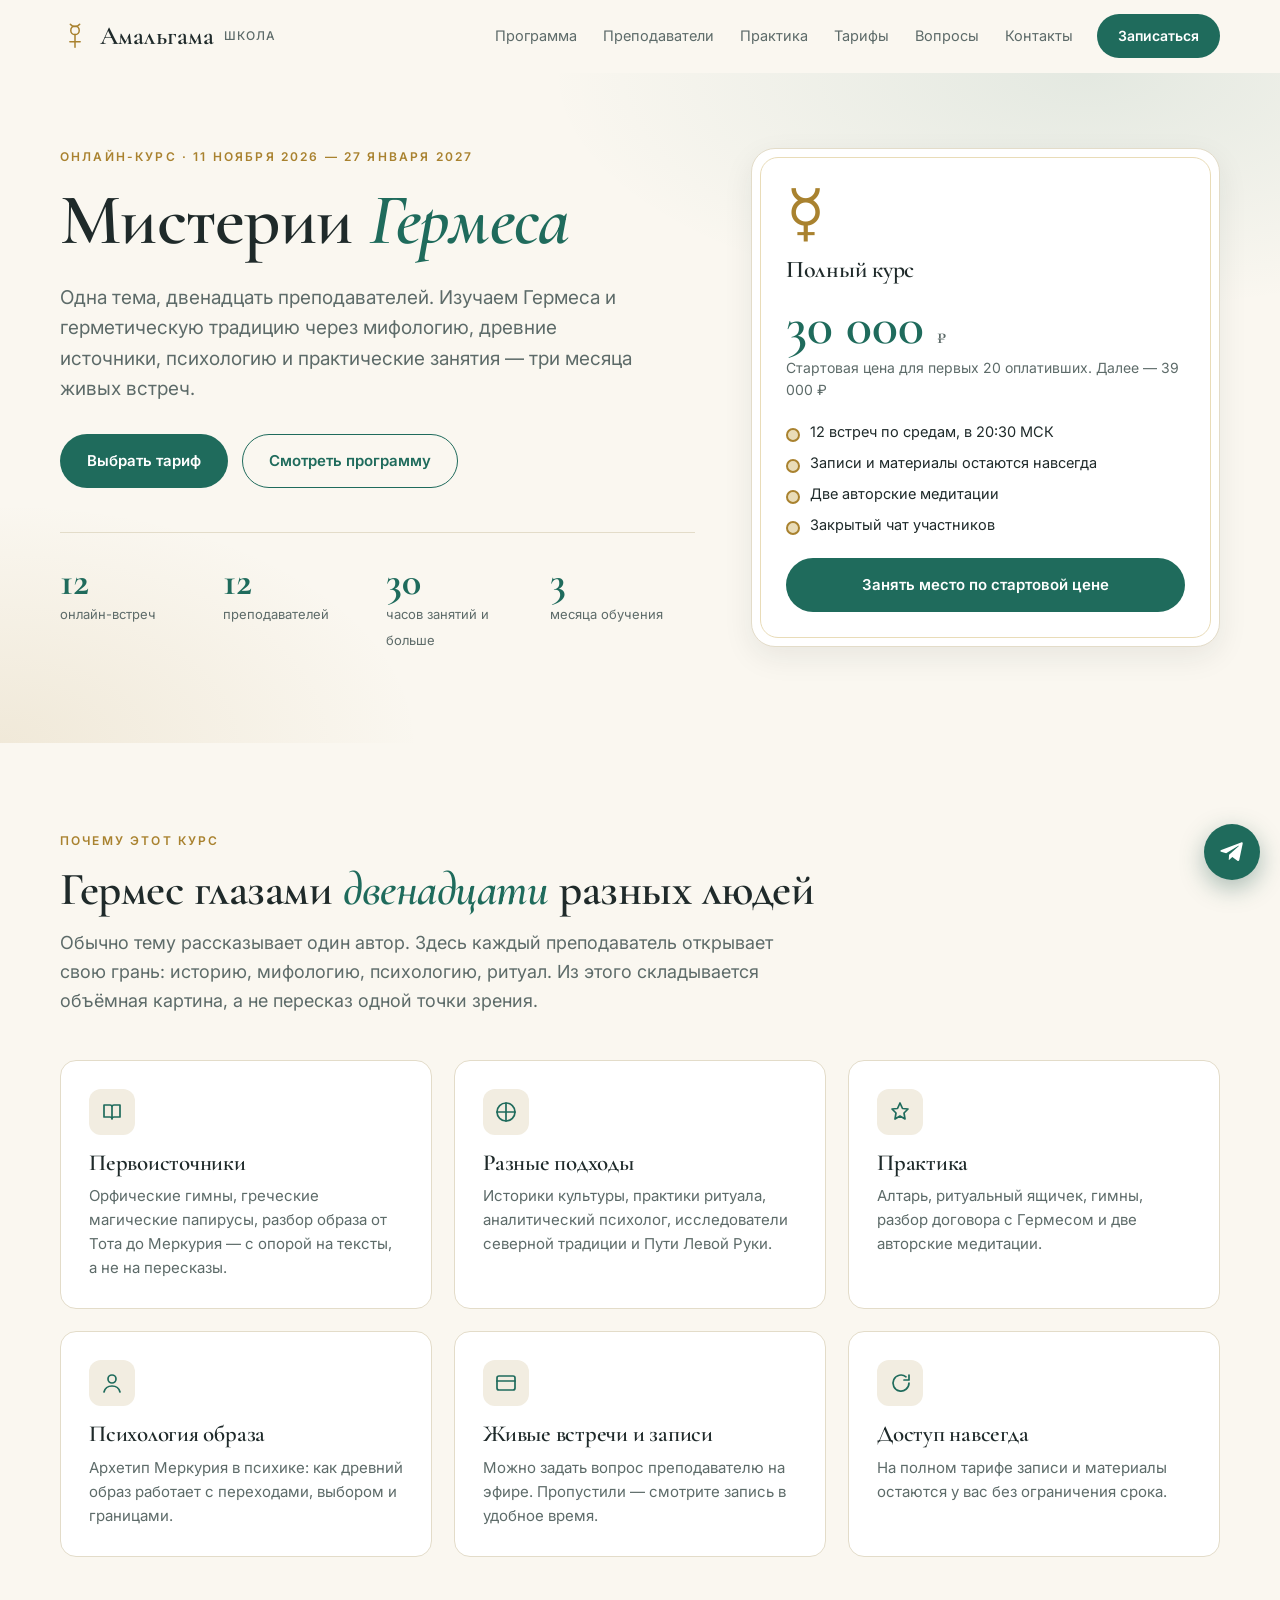
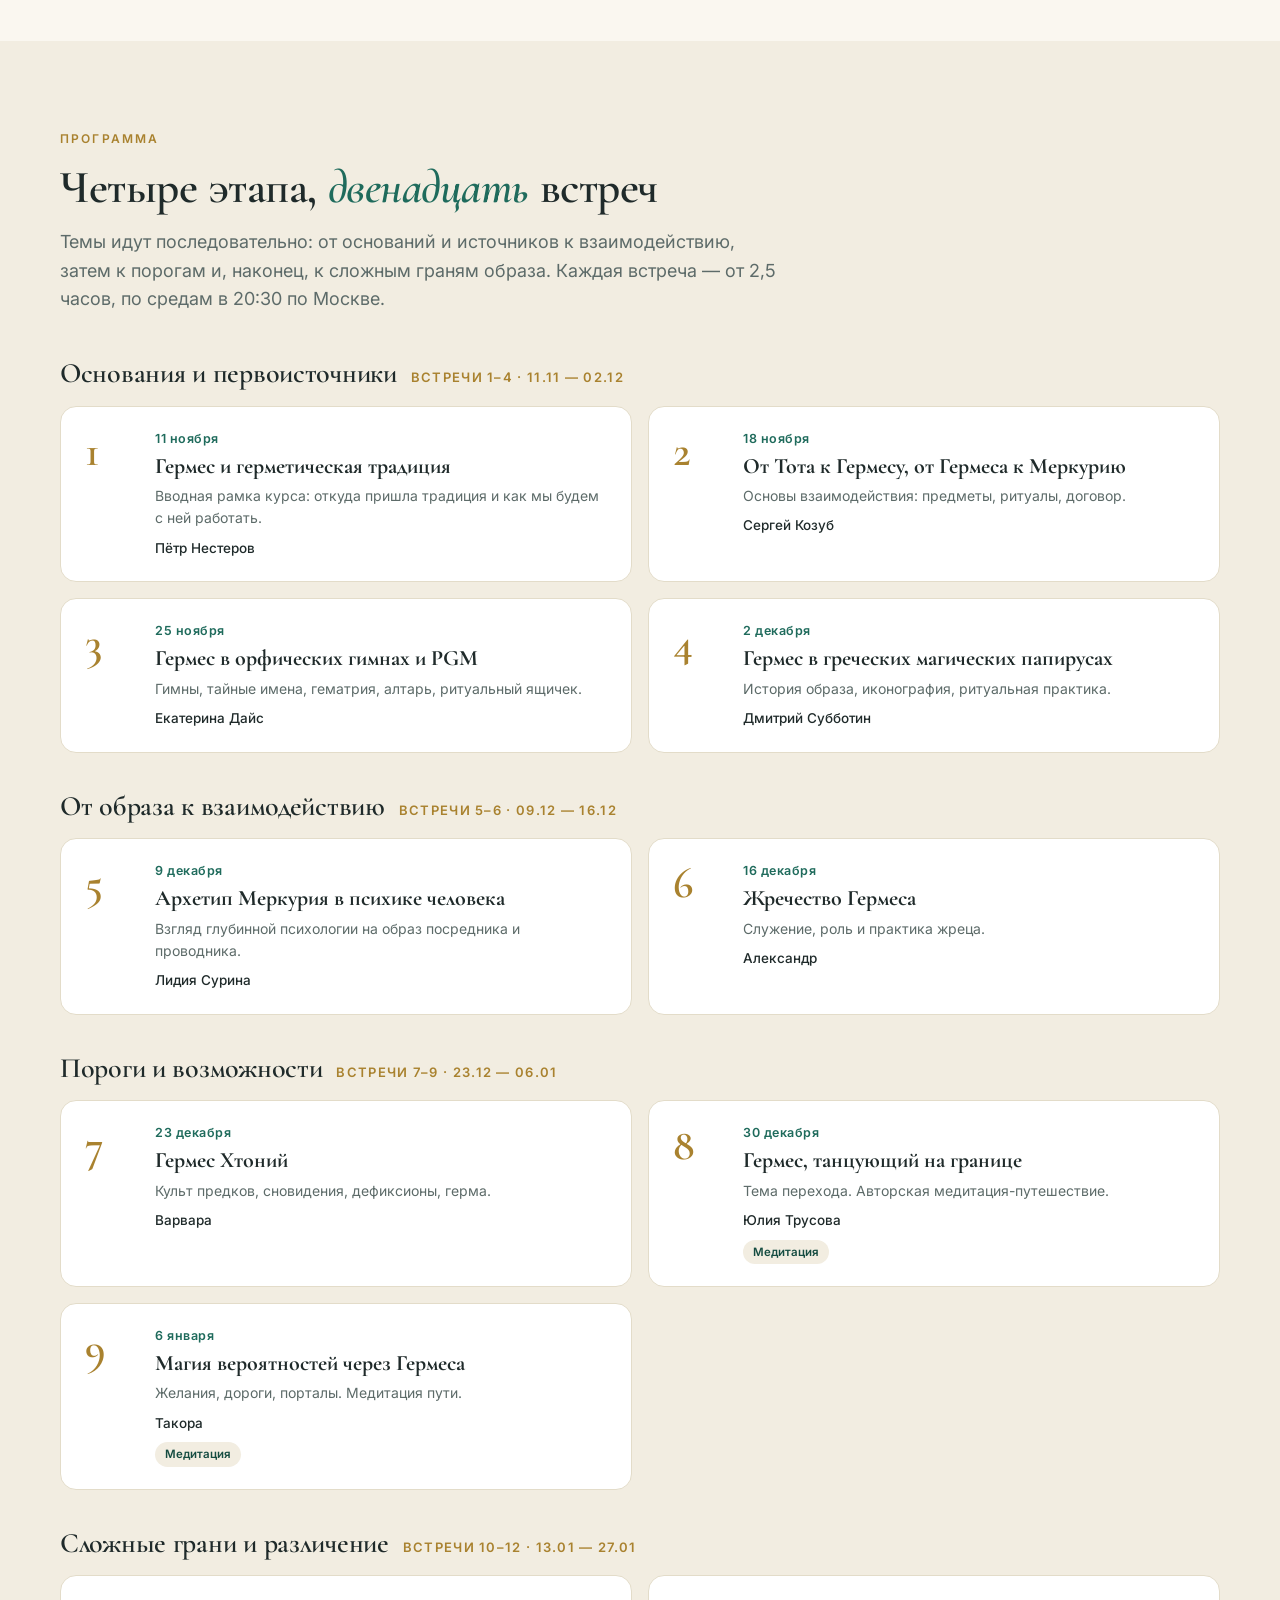
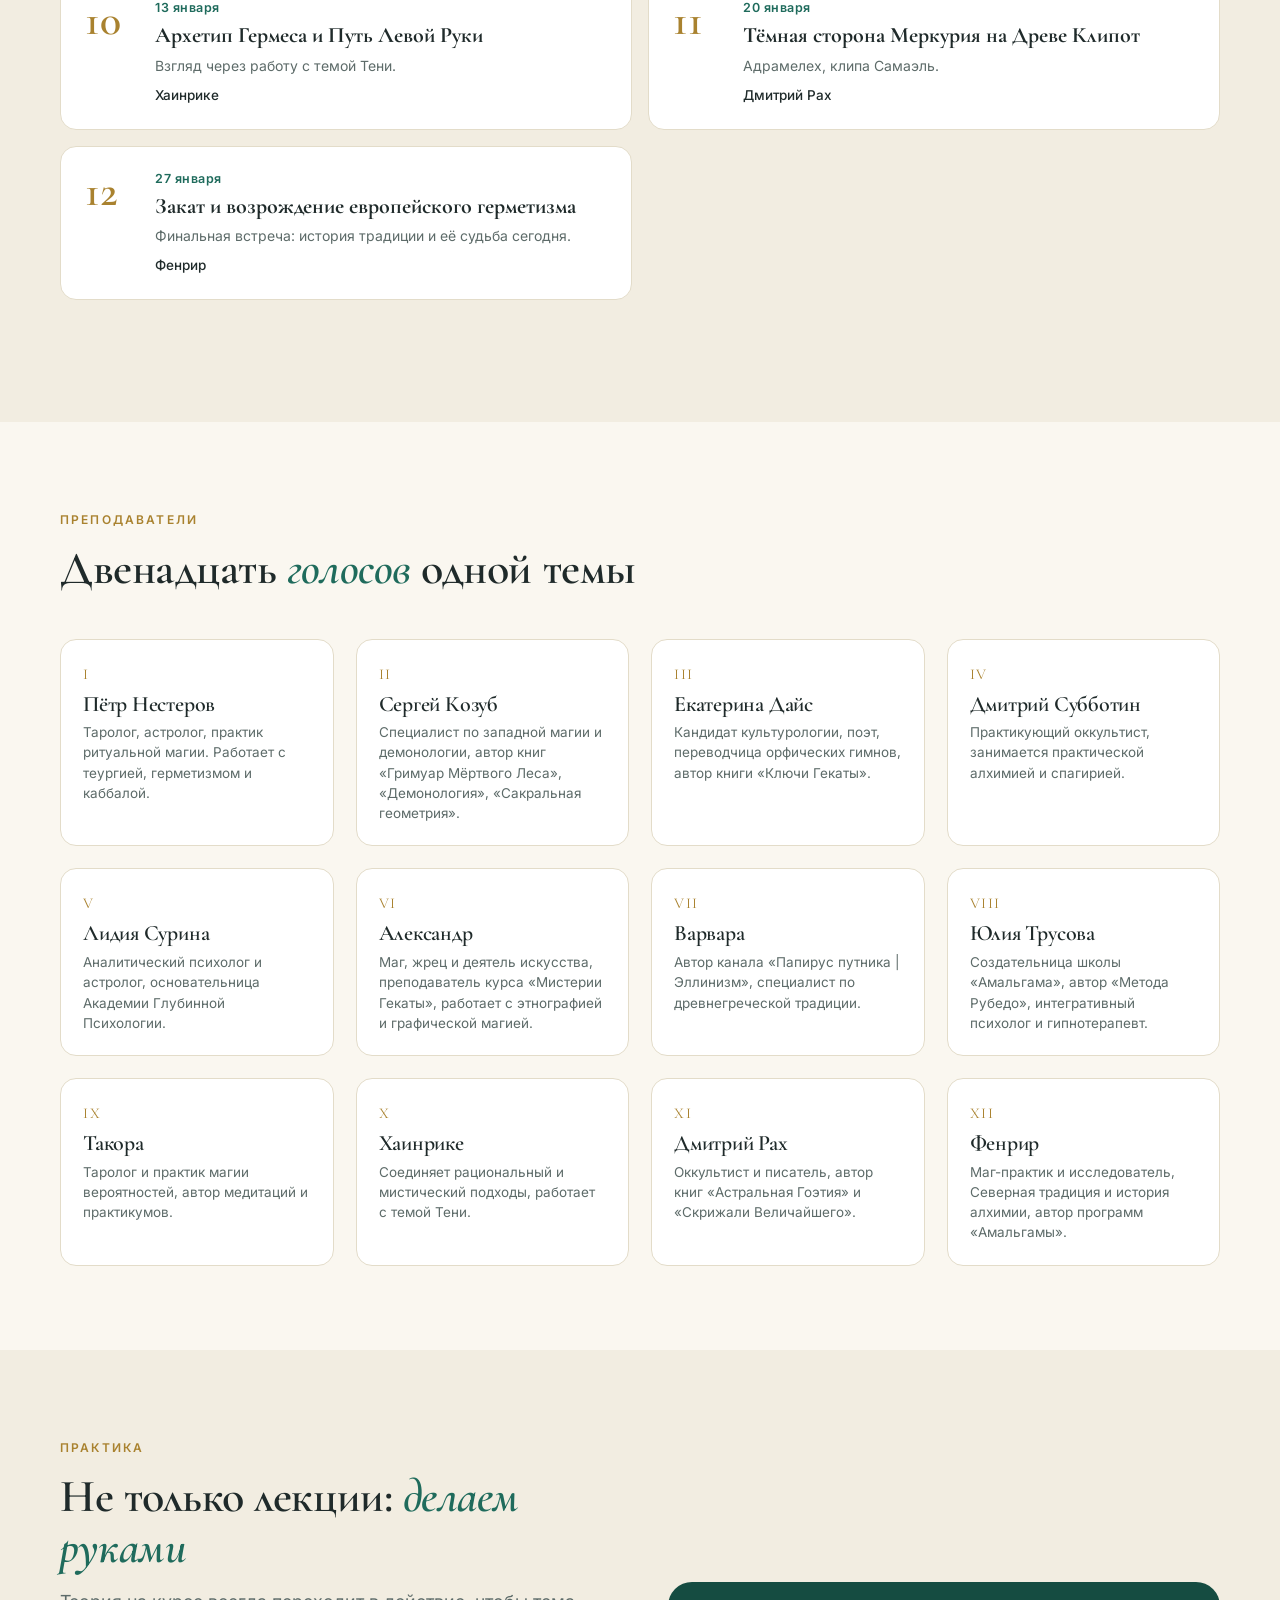
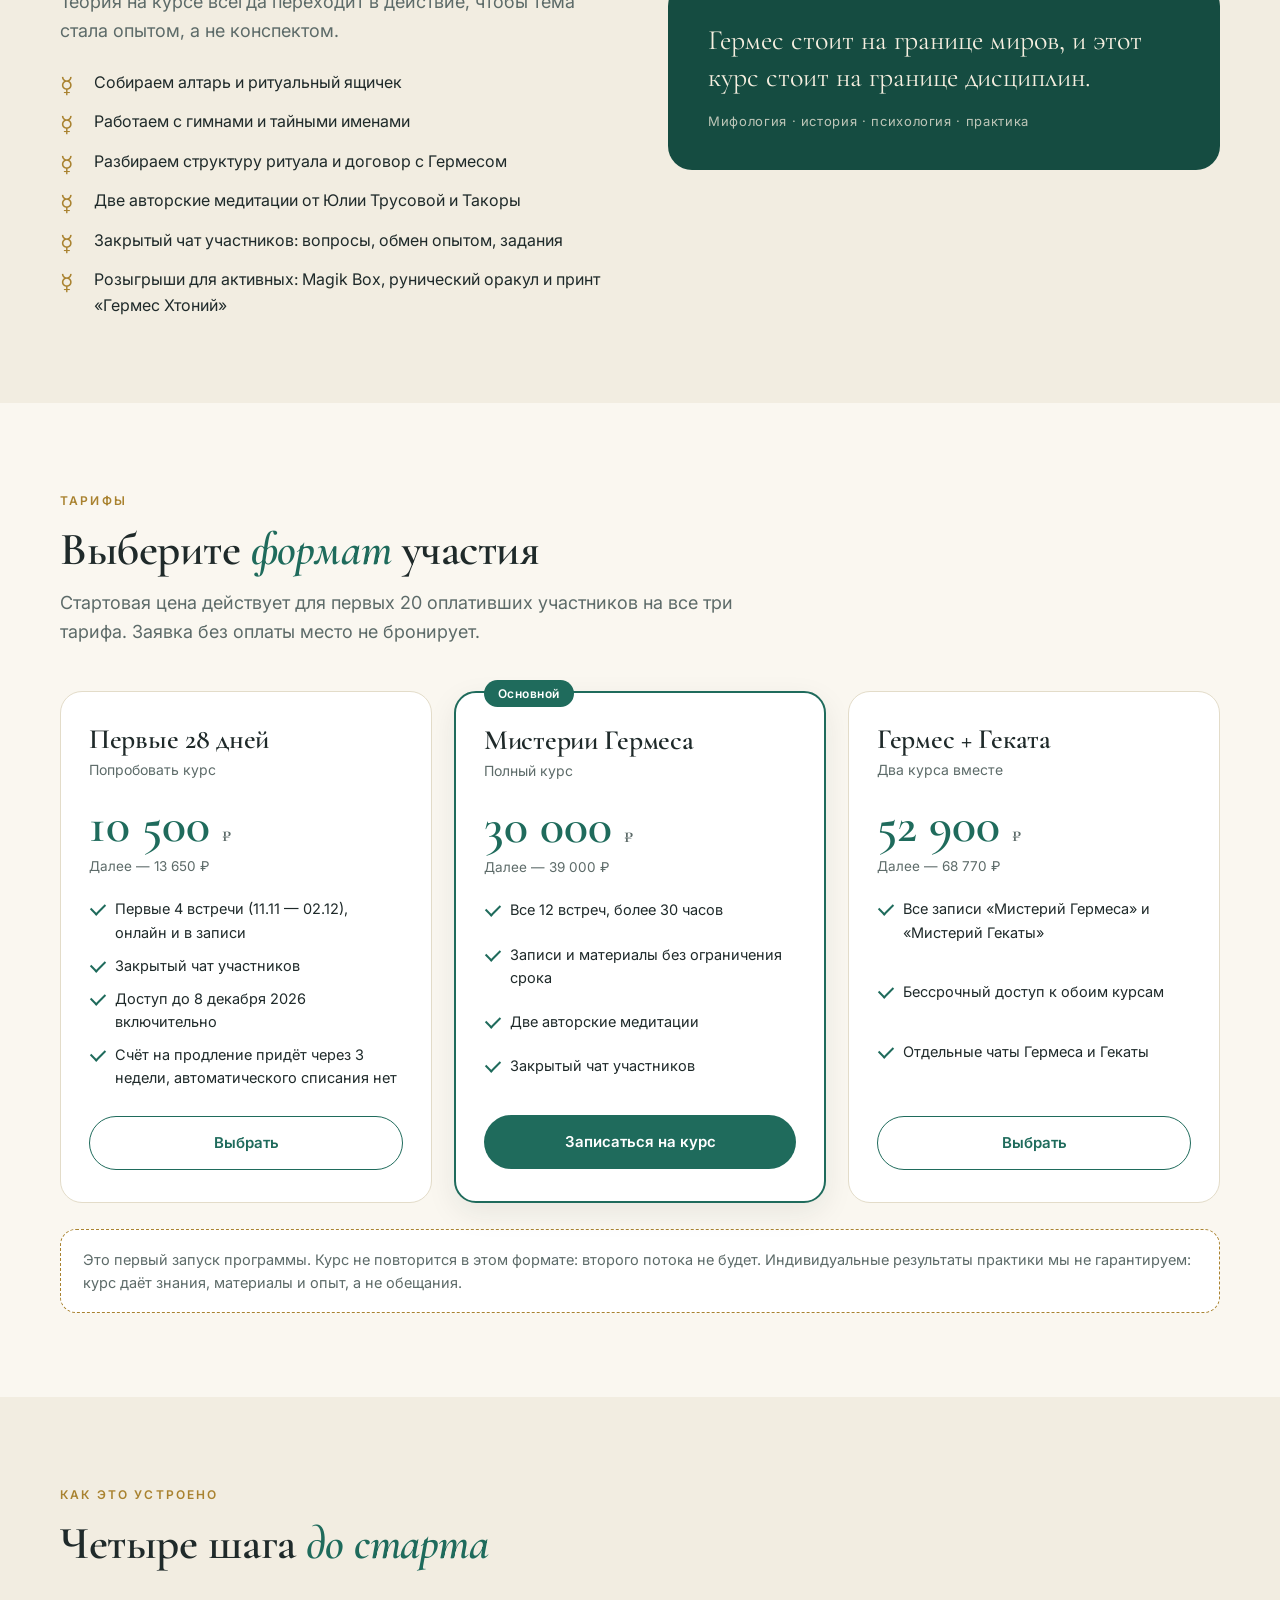
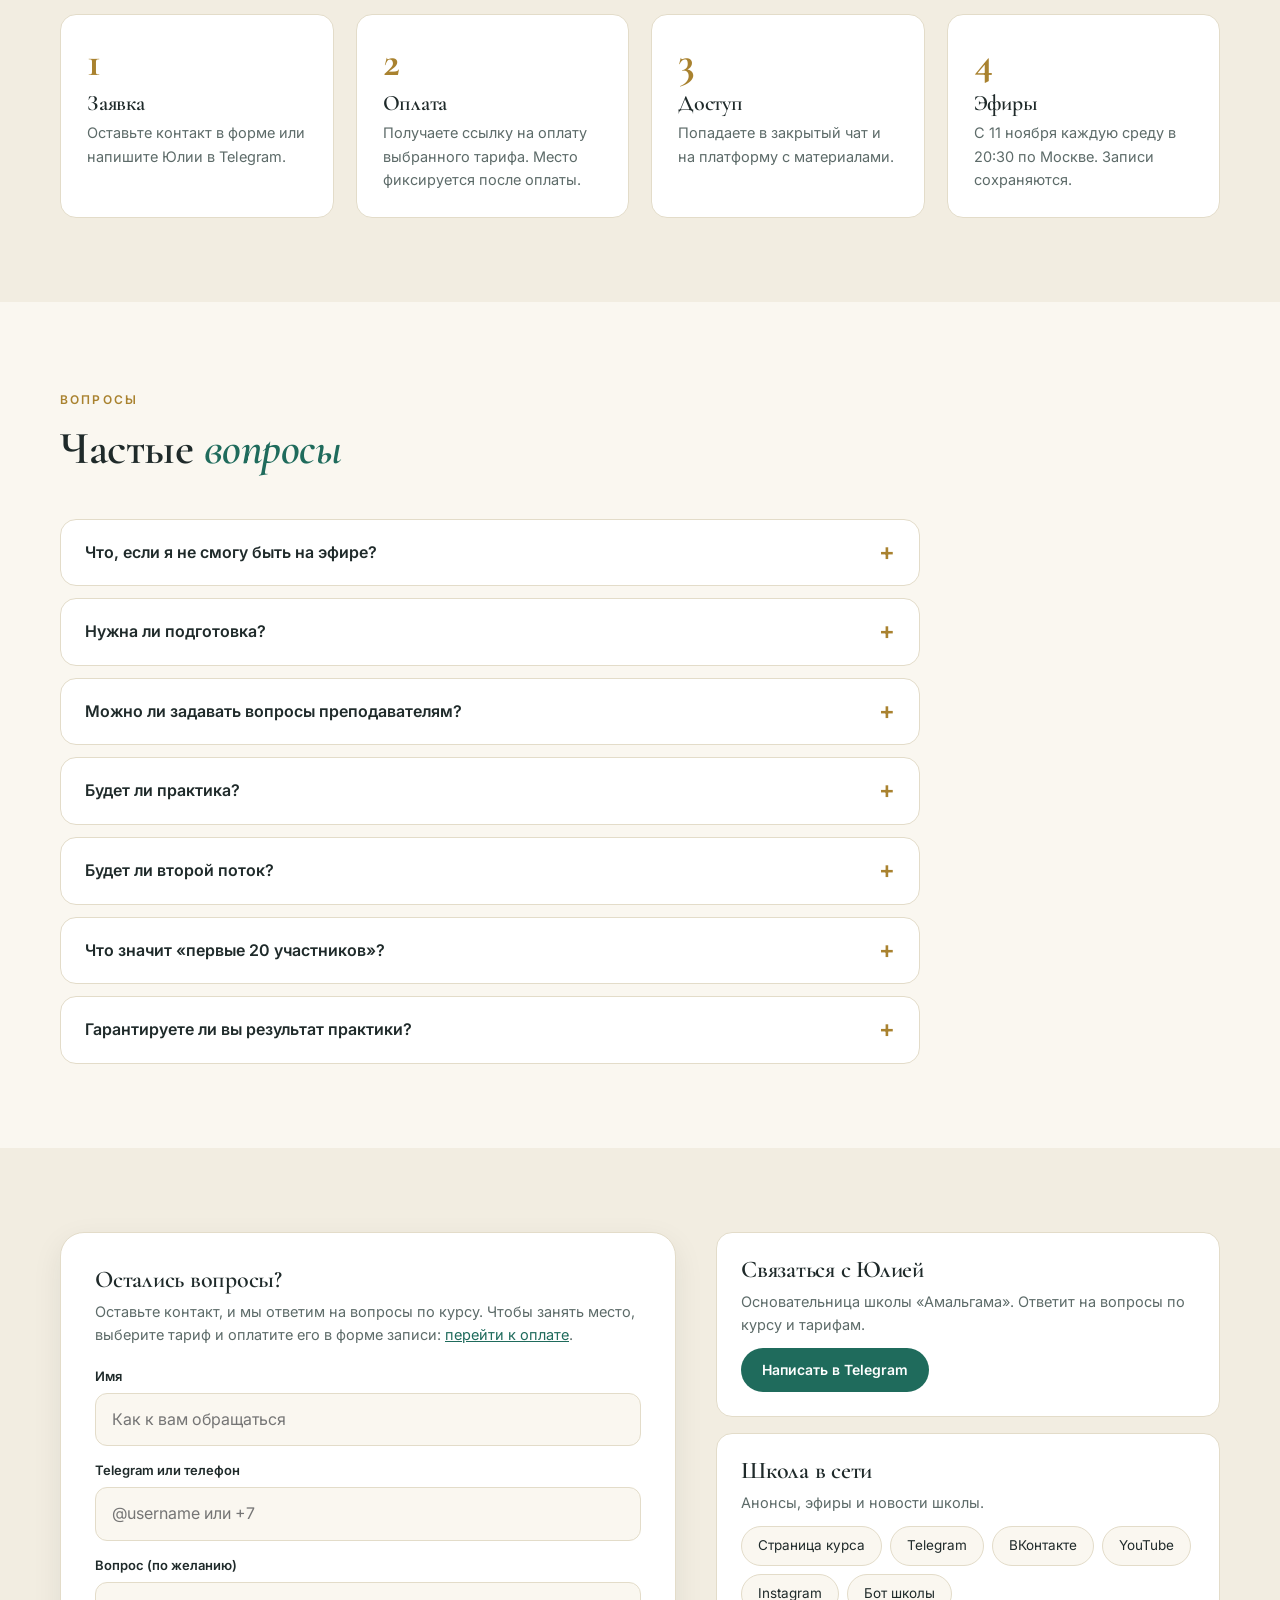
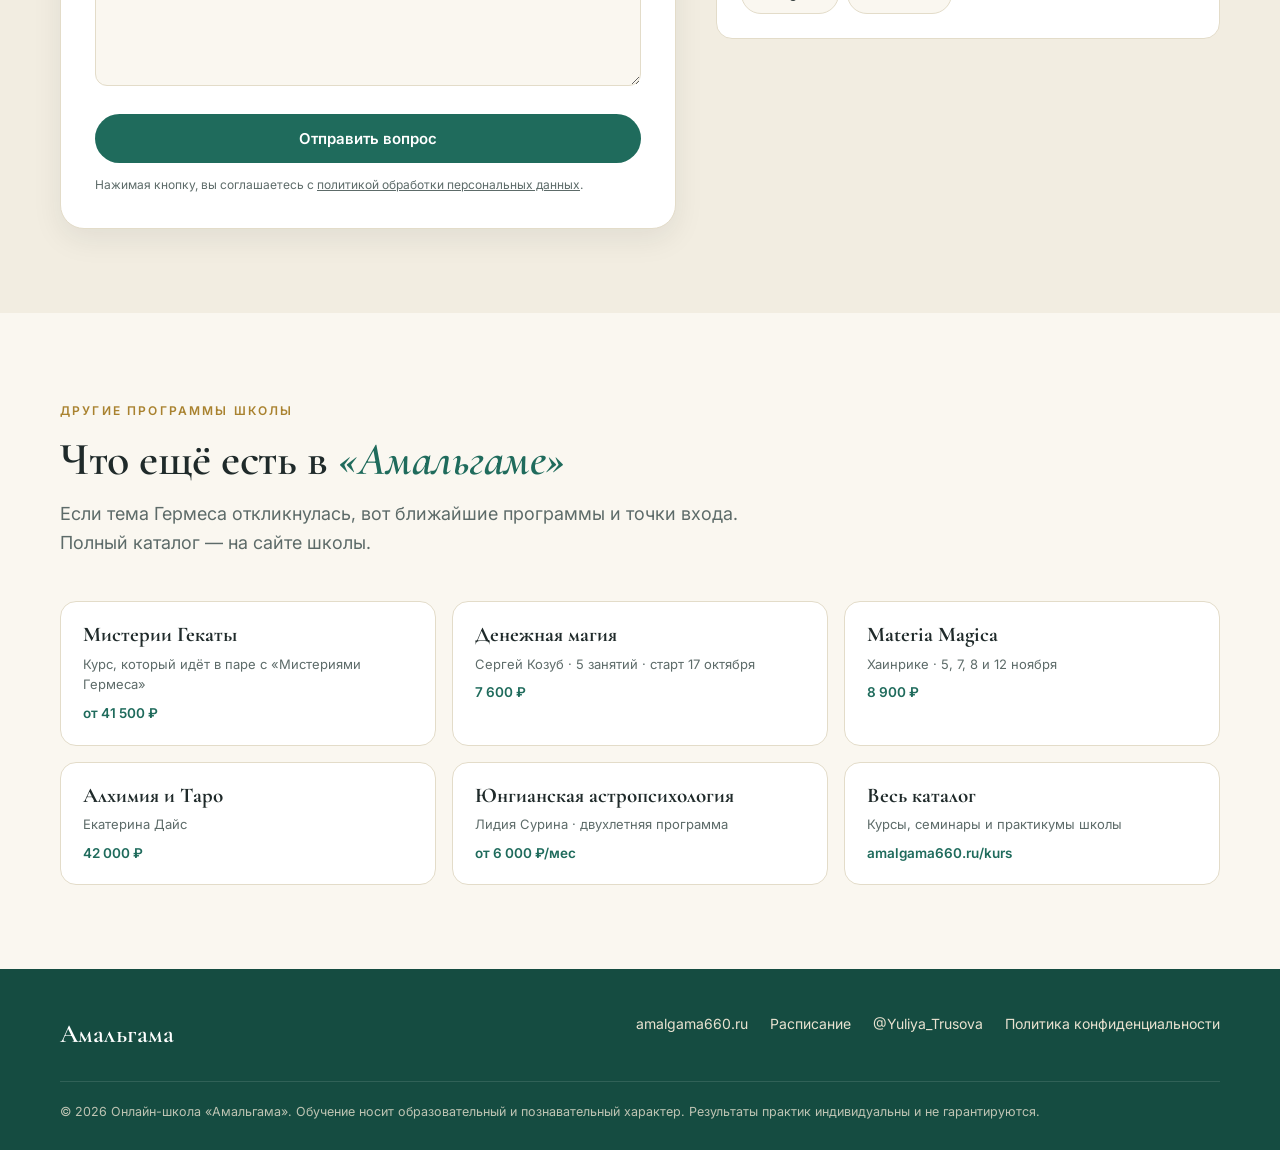
<file: index.html>
<!DOCTYPE html>
<html lang="ru">
<head>
<meta charset="UTF-8">
<meta name="viewport" content="width=device-width, initial-scale=1">
<title>Мистерии Гермеса — онлайн-курс от школы «Амальгама»: 12 встреч, 12 преподавателей</title>
<meta name="description" content="Большой авторский онлайн-курс о Гермесе и герметической традиции: 12 встреч с 12 преподавателями, мифология, источники, психология и практика. Старт 11 ноября 2026. Полный курс — 30 000 ₽ для первых 20 участников.">
<link rel="preconnect" href="https://fonts.googleapis.com">
<link rel="preconnect" href="https://fonts.gstatic.com" crossorigin>
<link href="https://fonts.googleapis.com/css2?family=Cormorant+Garamond:ital,wght@0,500;0,600;0,700;1,500;1,600&family=Inter:wght@400;500;600;700&display=swap" rel="stylesheet">
<link rel="stylesheet" href="styles.css">
</head>
<body>

<header class="header" id="header">
  <div class="container header__inner">
    <a href="#top" class="logo" aria-label="Амальгама">
      <svg viewBox="0 0 32 32" fill="none" stroke="#a9822f" stroke-width="1.6" stroke-linecap="round"><circle cx="16" cy="10" r="4.5"/><path d="M11 3.5c1.2 1.6 3 2.4 5 2.4s3.8-.8 5-2.4"/><path d="M16 14.5V28M10.5 22h11"/></svg>
      Амальгама <small>школа</small>
    </a>
    <nav class="nav" id="nav">
      <a href="#program">Программа</a>
      <a href="#teachers">Преподаватели</a>
      <a href="#practice">Практика</a>
      <a href="#tariffs">Тарифы</a>
      <a href="#faq">Вопросы</a>
      <a href="#contact">Контакты</a>
    </nav>
    <a href="#tariffs" class="btn btn--primary btn--sm">Записаться</a>
    <button class="burger" id="burger" aria-label="Меню"><span></span></button>
  </div>
</header>

<main id="top">

<section class="hero">
  <div class="container hero__grid">
    <div>
      <span class="eyebrow">Онлайн-курс · 11 ноября 2026 — 27 января 2027</span>
      <h1>Мистерии <em>Гермеса</em></h1>
      <p class="hero__sub">Одна тема, двенадцать преподавателей. Изучаем Гермеса и герметическую традицию через мифологию, древние источники, психологию и практические занятия — три месяца живых встреч.</p>
      <div class="hero__cta">
        <a href="#tariffs" class="btn btn--primary">Выбрать тариф</a>
        <a href="#program" class="btn btn--ghost">Смотреть программу</a>
      </div>
      <div class="hero__facts">
        <div class="fact"><b data-target="12">12</b><span>онлайн-встреч</span></div>
        <div class="fact"><b data-target="12">12</b><span>преподавателей</span></div>
        <div class="fact"><b data-target="30">30</b><span>часов занятий и больше</span></div>
        <div class="fact"><b data-target="3">3</b><span>месяца обучения</span></div>
      </div>
    </div>
    <div class="hero__card">
      <div class="sym">&#9791;</div>
      <h3>Полный курс</h3>
      <div class="price">30 000 <small>₽</small></div>
      <div class="was">Стартовая цена для первых 20 оплативших. Далее — 39 000 ₽</div>
      <ul>
        <li>12 встреч по средам, в 20:30 МСК</li>
        <li>Записи и материалы остаются навсегда</li>
        <li>Две авторские медитации</li>
        <li>Закрытый чат участников</li>
      </ul>
      <a href="https://amalgama660.ru/Hermes#ltBlock2254969799" class="btn btn--primary" data-goal="hermes_pay_click" target="_blank" rel="noopener">Занять место по стартовой цене</a>
    </div>
  </div>
</section>

<section id="why">
  <div class="container">
    <div class="section-head">
      <span class="eyebrow">Почему этот курс</span>
      <h2>Гермес глазами <em>двенадцати</em> разных людей</h2>
      <p class="lead">Обычно тему рассказывает один автор. Здесь каждый преподаватель открывает свою грань: историю, мифологию, психологию, ритуал. Из этого складывается объёмная картина, а не пересказ одной точки зрения.</p>
    </div>
    <div class="grid grid--3">
      <div class="adv"><div class="ico"><svg viewBox="0 0 24 24" fill="none" stroke="currentColor" stroke-width="1.7" stroke-linecap="round" stroke-linejoin="round"><path d="M4 5h6a2 2 0 0 1 2 2v12a2 2 0 0 0-2-2H4zM20 5h-6a2 2 0 0 0-2 2v12a2 2 0 0 1 2-2h6z"/></svg></div><h3>Первоисточники</h3><p>Орфические гимны, греческие магические папирусы, разбор образа от Тота до Меркурия — с опорой на тексты, а не на пересказы.</p></div>
      <div class="adv"><div class="ico"><svg viewBox="0 0 24 24" fill="none" stroke="currentColor" stroke-width="1.7" stroke-linecap="round" stroke-linejoin="round"><circle cx="12" cy="12" r="9"/><path d="M12 3v18M3 12h18"/></svg></div><h3>Разные подходы</h3><p>Историки культуры, практики ритуала, аналитический психолог, исследователи северной традиции и Пути Левой Руки.</p></div>
      <div class="adv"><div class="ico"><svg viewBox="0 0 24 24" fill="none" stroke="currentColor" stroke-width="1.7" stroke-linecap="round" stroke-linejoin="round"><path d="M12 3l2.5 5.5L20 9l-4 4 1 6-5-3-5 3 1-6-4-4 5.5-.5z"/></svg></div><h3>Практика</h3><p>Алтарь, ритуальный ящичек, гимны, разбор договора с Гермесом и две авторские медитации.</p></div>
      <div class="adv"><div class="ico"><svg viewBox="0 0 24 24" fill="none" stroke="currentColor" stroke-width="1.7" stroke-linecap="round" stroke-linejoin="round"><circle cx="12" cy="8" r="4"/><path d="M4 21c1-4 4-6 8-6s7 2 8 6"/></svg></div><h3>Психология образа</h3><p>Архетип Меркурия в психике: как древний образ работает с переходами, выбором и границами.</p></div>
      <div class="adv"><div class="ico"><svg viewBox="0 0 24 24" fill="none" stroke="currentColor" stroke-width="1.7" stroke-linecap="round" stroke-linejoin="round"><rect x="3" y="5" width="18" height="14" rx="2"/><path d="M3 10h18"/></svg></div><h3>Живые встречи и записи</h3><p>Можно задать вопрос преподавателю на эфире. Пропустили — смотрите запись в удобное время.</p></div>
      <div class="adv"><div class="ico"><svg viewBox="0 0 24 24" fill="none" stroke="currentColor" stroke-width="1.7" stroke-linecap="round" stroke-linejoin="round"><path d="M21 12a8 8 0 1 1-3-6.2"/><path d="M21 4v5h-5"/></svg></div><h3>Доступ навсегда</h3><p>На полном тарифе записи и материалы остаются у вас без ограничения срока.</p></div>
    </div>
  </div>
</section>

<section id="program" class="alt">
  <div class="container">
    <div class="section-head">
      <span class="eyebrow">Программа</span>
      <h2>Четыре этапа, <em>двенадцать</em> встреч</h2>
      <p class="lead">Темы идут последовательно: от оснований и источников к взаимодействию, затем к порогам и, наконец, к сложным граням образа. Каждая встреча — от 2,5 часов, по средам в 20:30 по Москве.</p>
    </div>

    <div class="stage">
      <div class="stage__head"><h3>Основания и первоисточники</h3><span>Встречи 1–4 · 11.11 — 02.12</span></div>
      <div class="meetings">
        <div class="meeting"><div class="meeting__n">1</div><div><div class="meeting__date">11 ноября</div><h4>Гермес и герметическая традиция</h4><p>Вводная рамка курса: откуда пришла традиция и как мы будем с ней работать.</p><div class="who">Пётр Нестеров</div></div></div>
        <div class="meeting"><div class="meeting__n">2</div><div><div class="meeting__date">18 ноября</div><h4>От Тота к Гермесу, от Гермеса к Меркурию</h4><p>Основы взаимодействия: предметы, ритуалы, договор.</p><div class="who">Сергей Козуб</div></div></div>
        <div class="meeting"><div class="meeting__n">3</div><div><div class="meeting__date">25 ноября</div><h4>Гермес в орфических гимнах и PGM</h4><p>Гимны, тайные имена, гематрия, алтарь, ритуальный ящичек.</p><div class="who">Екатерина Дайс</div></div></div>
        <div class="meeting"><div class="meeting__n">4</div><div><div class="meeting__date">2 декабря</div><h4>Гермес в греческих магических папирусах</h4><p>История образа, иконография, ритуальная практика.</p><div class="who">Дмитрий Субботин</div></div></div>
      </div>
    </div>

    <div class="stage">
      <div class="stage__head"><h3>От образа к взаимодействию</h3><span>Встречи 5–6 · 09.12 — 16.12</span></div>
      <div class="meetings">
        <div class="meeting"><div class="meeting__n">5</div><div><div class="meeting__date">9 декабря</div><h4>Архетип Меркурия в психике человека</h4><p>Взгляд глубинной психологии на образ посредника и проводника.</p><div class="who">Лидия Сурина</div></div></div>
        <div class="meeting"><div class="meeting__n">6</div><div><div class="meeting__date">16 декабря</div><h4>Жречество Гермеса</h4><p>Служение, роль и практика жреца.</p><div class="who">Александр</div></div></div>
      </div>
    </div>

    <div class="stage">
      <div class="stage__head"><h3>Пороги и возможности</h3><span>Встречи 7–9 · 23.12 — 06.01</span></div>
      <div class="meetings">
        <div class="meeting"><div class="meeting__n">7</div><div><div class="meeting__date">23 декабря</div><h4>Гермес Хтоний</h4><p>Культ предков, сновидения, дефиксионы, герма.</p><div class="who">Варвара</div></div></div>
        <div class="meeting"><div class="meeting__n">8</div><div><div class="meeting__date">30 декабря</div><h4>Гермес, танцующий на границе</h4><p>Тема перехода. Авторская медитация-путешествие.</p><div class="who">Юлия Трусова</div><span class="tag">Медитация</span></div></div>
        <div class="meeting"><div class="meeting__n">9</div><div><div class="meeting__date">6 января</div><h4>Магия вероятностей через Гермеса</h4><p>Желания, дороги, порталы. Медитация пути.</p><div class="who">Такора</div><span class="tag">Медитация</span></div></div>
      </div>
    </div>

    <div class="stage">
      <div class="stage__head"><h3>Сложные грани и различение</h3><span>Встречи 10–12 · 13.01 — 27.01</span></div>
      <div class="meetings">
        <div class="meeting"><div class="meeting__n">10</div><div><div class="meeting__date">13 января</div><h4>Архетип Гермеса и Путь Левой Руки</h4><p>Взгляд через работу с темой Тени.</p><div class="who">Хаинрике</div></div></div>
        <div class="meeting"><div class="meeting__n">11</div><div><div class="meeting__date">20 января</div><h4>Тёмная сторона Меркурия на Древе Клипот</h4><p>Адрамелех, клипа Самаэль.</p><div class="who">Дмитрий Рах</div></div></div>
        <div class="meeting"><div class="meeting__n">12</div><div><div class="meeting__date">27 января</div><h4>Закат и возрождение европейского герметизма</h4><p>Финальная встреча: история традиции и её судьба сегодня.</p><div class="who">Фенрир</div></div></div>
      </div>
    </div>
  </div>
</section>

<section id="teachers">
  <div class="container">
    <div class="section-head">
      <span class="eyebrow">Преподаватели</span>
      <h2>Двенадцать <em>голосов</em> одной темы</h2>
    </div>
    <div class="grid grid--4">
      <div class="teacher"><div class="num">I</div><h3>Пётр Нестеров</h3><p>Таролог, астролог, практик ритуальной магии. Работает с теургией, герметизмом и каббалой.</p></div>
      <div class="teacher"><div class="num">II</div><h3>Сергей Козуб</h3><p>Специалист по западной магии и демонологии, автор книг «Гримуар Мёртвого Леса», «Демонология», «Сакральная геометрия».</p></div>
      <div class="teacher"><div class="num">III</div><h3>Екатерина Дайс</h3><p>Кандидат культурологии, поэт, переводчица орфических гимнов, автор книги «Ключи Гекаты».</p></div>
      <div class="teacher"><div class="num">IV</div><h3>Дмитрий Субботин</h3><p>Практикующий оккультист, занимается практической алхимией и спагирией.</p></div>
      <div class="teacher"><div class="num">V</div><h3>Лидия Сурина</h3><p>Аналитический психолог и астролог, основательница Академии Глубинной Психологии.</p></div>
      <div class="teacher"><div class="num">VI</div><h3>Александр</h3><p>Маг, жрец и деятель искусства, преподаватель курса «Мистерии Гекаты», работает с этнографией и графической магией.</p></div>
      <div class="teacher"><div class="num">VII</div><h3>Варвара</h3><p>Автор канала «Папирус путника | Эллинизм», специалист по древнегреческой традиции.</p></div>
      <div class="teacher"><div class="num">VIII</div><h3>Юлия Трусова</h3><p>Создательница школы «Амальгама», автор «Метода Рубедо», интегративный психолог и гипнотерапевт.</p></div>
      <div class="teacher"><div class="num">IX</div><h3>Такора</h3><p>Таролог и практик магии вероятностей, автор медитаций и практикумов.</p></div>
      <div class="teacher"><div class="num">X</div><h3>Хаинрике</h3><p>Соединяет рациональный и мистический подходы, работает с темой Тени.</p></div>
      <div class="teacher"><div class="num">XI</div><h3>Дмитрий Рах</h3><p>Оккультист и писатель, автор книг «Астральная Гоэтия» и «Скрижали Величайшего».</p></div>
      <div class="teacher"><div class="num">XII</div><h3>Фенрир</h3><p>Маг-практик и исследователь, Северная традиция и история алхимии, автор программ «Амальгамы».</p></div>
    </div>
  </div>
</section>

<section id="practice" class="alt">
  <div class="container practice">
    <div>
      <span class="eyebrow">Практика</span>
      <h2>Не только лекции: <em>делаем руками</em></h2>
      <p class="lead" style="margin-bottom:24px">Теория на курсе всегда переходит в действие, чтобы тема стала опытом, а не конспектом.</p>
      <ul class="checks">
        <li>Собираем алтарь и ритуальный ящичек</li>
        <li>Работаем с гимнами и тайными именами</li>
        <li>Разбираем структуру ритуала и договор с Гермесом</li>
        <li>Две авторские медитации от Юлии Трусовой и Такоры</li>
        <li>Закрытый чат участников: вопросы, обмен опытом, задания</li>
        <li>Розыгрыши для активных: Magik Box, рунический оракул и принт «Гермес Хтоний»</li>
      </ul>
    </div>
    <div class="quote">Гермес стоит на границе миров, и этот курс стоит на границе дисциплин.
      <small>Мифология · история · психология · практика</small>
    </div>
  </div>
</section>

<section id="tariffs">
  <div class="container">
    <div class="section-head">
      <span class="eyebrow">Тарифы</span>
      <h2>Выберите <em>формат</em> участия</h2>
      <p class="lead">Стартовая цена действует для первых 20 оплативших участников на все три тарифа. Заявка без оплаты место не бронирует.</p>
    </div>
    <div class="tariffs">
      <div class="tariff">
        <h3>Первые 28 дней</h3>
        <div class="sub">Попробовать курс</div>
        <div class="price">10 500 <small>₽</small></div>
        <div class="then">Далее — 13 650 ₽</div>
        <ul>
          <li>Первые 4 встречи (11.11 — 02.12), онлайн и в записи</li>
          <li>Закрытый чат участников</li>
          <li>Доступ до 8 декабря 2026 включительно</li>
          <li>Счёт на продление придёт через 3 недели, автоматического списания нет</li>
        </ul>
        <a href="https://amalgama660.ru/Hermes#ltBlock2254969799" class="btn btn--ghost" data-goal="hermes_pay_click" target="_blank" rel="noopener">Выбрать</a>
      </div>
      <div class="tariff tariff--main">
        <span class="tariff__badge">Основной</span>
        <h3>Мистерии Гермеса</h3>
        <div class="sub">Полный курс</div>
        <div class="price">30 000 <small>₽</small></div>
        <div class="then">Далее — 39 000 ₽</div>
        <ul>
          <li>Все 12 встреч, более 30 часов</li>
          <li>Записи и материалы без ограничения срока</li>
          <li>Две авторские медитации</li>
          <li>Закрытый чат участников</li>
        </ul>
        <a href="https://amalgama660.ru/Hermes#ltBlock2254969799" class="btn btn--primary" data-goal="hermes_pay_click" target="_blank" rel="noopener">Записаться на курс</a>
      </div>
      <div class="tariff">
        <h3>Гермес + Геката</h3>
        <div class="sub">Два курса вместе</div>
        <div class="price">52 900 <small>₽</small></div>
        <div class="then">Далее — 68 770 ₽</div>
        <ul>
          <li>Все записи «Мистерий Гермеса» и «Мистерий Гекаты»</li>
          <li>Бессрочный доступ к обоим курсам</li>
          <li>Отдельные чаты Гермеса и Гекаты</li>
        </ul>
        <a href="https://amalgama660.ru/Hermes#ltBlock2254969799" class="btn btn--ghost" data-goal="hermes_pay_click" target="_blank" rel="noopener">Выбрать</a>
      </div>
    </div>
    <div class="note">Это первый запуск программы. Курс не повторится в этом формате: второго потока не будет. Индивидуальные результаты практики мы не гарантируем: курс даёт знания, материалы и опыт, а не обещания.</div>
  </div>
</section>

<section class="alt" id="how">
  <div class="container">
    <div class="section-head">
      <span class="eyebrow">Как это устроено</span>
      <h2>Четыре шага <em>до старта</em></h2>
    </div>
    <div class="grid grid--4">
      <div class="step"><b>1</b><h3>Заявка</h3><p>Оставьте контакт в форме или напишите Юлии в Telegram.</p></div>
      <div class="step"><b>2</b><h3>Оплата</h3><p>Получаете ссылку на оплату выбранного тарифа. Место фиксируется после оплаты.</p></div>
      <div class="step"><b>3</b><h3>Доступ</h3><p>Попадаете в закрытый чат и на платформу с материалами.</p></div>
      <div class="step"><b>4</b><h3>Эфиры</h3><p>С 11 ноября каждую среду в 20:30 по Москве. Записи сохраняются.</p></div>
    </div>
  </div>
</section>

<section id="faq">
  <div class="container">
    <div class="section-head">
      <span class="eyebrow">Вопросы</span>
      <h2>Частые <em>вопросы</em></h2>
    </div>
    <div class="faq">
      <details class="faq__item"><summary>Что, если я не смогу быть на эфире?</summary><p>Будет запись. На полном курсе и в пакете с Гекатой записи доступны бессрочно. На тарифе «Первые 28 дней» — четыре встречи до 8 декабря.</p></details>
      <details class="faq__item"><summary>Нужна ли подготовка?</summary><p>Курс рассчитан и на новичков, и на практиков: первый этап даёт основания и первоисточники, дальше углубляемся. Знание традиции заранее не требуется.</p></details>
      <details class="faq__item"><summary>Можно ли задавать вопросы преподавателям?</summary><p>Да. Встречи проходят онлайн, вопросы можно задать на эфире и в закрытом чате участников.</p></details>
      <details class="faq__item"><summary>Будет ли практика?</summary><p>Да: алтарь, ритуальный ящичек, гимны, разбор структуры ритуала и договора с Гермесом, две авторские медитации.</p></details>
      <details class="faq__item"><summary>Будет ли второй поток?</summary><p>Нет. В таком формате, с этим составом из двенадцати преподавателей, курс повторяться не будет.</p></details>
      <details class="faq__item"><summary>Что значит «первые 20 участников»?</summary><p>Стартовые цены действуют для первых 20 оплативших на все три тарифа. После этого стоимость вырастает до 13 650, 39 000 и 68 770 ₽ соответственно.</p></details>
      <details class="faq__item"><summary>Гарантируете ли вы результат практики?</summary><p>Нет. Мы даём знания, структуру и практики, а личный опыт у каждого свой.</p></details>
    </div>
  </div>
</section>

<section id="contact" class="alt">
  <div class="container contact__grid">
    <form class="form" id="leadForm" novalidate>
      <h3>Остались вопросы?</h3>
      <p class="s">Оставьте контакт, и мы ответим на вопросы по курсу. Чтобы занять место, выберите тариф и оплатите его в форме записи: <a href="https://amalgama660.ru/Hermes#ltBlock2254969799" target="_blank" rel="noopener" data-goal="hermes_pay_click" style="color:var(--em);text-decoration:underline">перейти к оплате</a>.</p>
      <div class="field"><label for="f-name">Имя</label><input id="f-name" name="name" type="text" placeholder="Как к вам обращаться" required></div>
      <div class="field"><label for="f-contact">Telegram или телефон</label><input id="f-contact" name="contact" type="text" placeholder="@username или +7" required></div>
      <div class="field"><label for="f-msg">Вопрос (по желанию)</label><textarea id="f-msg" name="comment" rows="3"></textarea></div>
      <input type="text" name="_gotcha" style="display:none" tabindex="-1" autocomplete="off">
      <button type="submit" class="btn btn--primary">Отправить вопрос</button>
      <small>Нажимая кнопку, вы соглашаетесь с <a href="privacy.html">политикой обработки персональных данных</a>.</small>
    </form>
    <div>
      <div class="contact-card">
        <h3>Связаться с Юлией</h3>
        <p>Основательница школы «Амальгама». Ответит на вопросы по курсу и тарифам.</p>
        <a href="https://t.me/Yuliya_Trusova" class="btn btn--primary btn--sm" target="_blank" rel="noopener">Написать в Telegram</a>
      </div>
      <div class="contact-card">
        <h3>Школа в сети</h3>
        <p>Анонсы, эфиры и новости школы.</p>
        <div class="socials">
          <a href="https://amalgama660.ru/Hermes" target="_blank" rel="noopener">Страница курса</a>
          <a href="https://t.me/amalgama660" target="_blank" rel="noopener">Telegram</a>
          <a href="https://vk.com/amalgama_school" target="_blank" rel="noopener">ВКонтакте</a>
          <a href="https://www.youtube.com/@amalgama660" target="_blank" rel="noopener">YouTube</a>
          <a href="https://www.instagram.com/amalgama660/" target="_blank" rel="noopener">Instagram</a>
          <a href="https://t.me/amalgamaschool_bot" target="_blank" rel="noopener">Бот школы</a>
        </div>
      </div>
    </div>
  </div>
</section>

<section>
  <div class="container">
    <div class="section-head">
      <span class="eyebrow">Другие программы школы</span>
      <h2>Что ещё есть в <em>«Амальгаме»</em></h2>
      <p class="lead">Если тема Гермеса откликнулась, вот ближайшие программы и точки входа. Полный каталог — на сайте школы.</p>
    </div>
    <div class="progs">
      <a class="prog" href="https://amalgama660.ru/Hecate" target="_blank" rel="noopener"><b>Мистерии Гекаты</b><span>Курс, который идёт в паре с «Мистериями Гермеса»</span><i>от 41 500 ₽</i></a>
      <a class="prog" href="https://amalgama660.ru/MoneyMagicKozub" target="_blank" rel="noopener"><b>Денежная магия</b><span>Сергей Козуб · 5 занятий · старт 17 октября</span><i>7 600 ₽</i></a>
      <a class="prog" href="https://amalgama660.ru/MateriaMagica" target="_blank" rel="noopener"><b>Materia Magica</b><span>Хаинрике · 5, 7, 8 и 12 ноября</span><i>8 900 ₽</i></a>
      <a class="prog" href="https://amalgama660.ru/AlchemyAndTarot" target="_blank" rel="noopener"><b>Алхимия и Таро</b><span>Екатерина Дайс</span><i>42 000 ₽</i></a>
      <a class="prog" href="https://amalgama660.ru/JungAstropsychology2025" target="_blank" rel="noopener"><b>Юнгианская астропсихология</b><span>Лидия Сурина · двухлетняя программа</span><i>от 6 000 ₽/мес</i></a>
      <a class="prog" href="https://amalgama660.ru/kurs" target="_blank" rel="noopener"><b>Весь каталог</b><span>Курсы, семинары и практикумы школы</span><i>amalgama660.ru/kurs</i></a>
    </div>
  </div>
</section>

</main>

<footer class="footer">
  <div class="container">
    <div class="footer__top">
      <a href="#top" class="logo">Амальгама</a>
      <div class="footer__links">
        <a href="https://amalgama660.ru/" target="_blank" rel="noopener">amalgama660.ru</a>
        <a href="https://amalgama660.ru/schedule" target="_blank" rel="noopener">Расписание</a>
        <a href="https://t.me/Yuliya_Trusova" target="_blank" rel="noopener">@Yuliya_Trusova</a>
        <a href="privacy.html">Политика конфиденциальности</a>
      </div>
    </div>
    <div class="footer__bot">&copy; <span id="year">2026</span> Онлайн-школа «Амальгама». Обучение носит образовательный и познавательный характер. Результаты практик индивидуальны и не гарантируются.</div>
  </div>
</footer>

<a href="https://t.me/Yuliya_Trusova" class="fab" target="_blank" rel="noopener" aria-label="Написать в Telegram">
  <svg viewBox="0 0 24 24" fill="currentColor"><path d="M21.9 4.2 18.7 19.3c-.2 1-.9 1.3-1.7.8l-4.7-3.5-2.3 2.2c-.3.3-.5.5-1 .5l.3-4.8 8.8-7.9c.4-.3-.1-.5-.6-.2L6.6 13.2 1.9 11.7c-1-.3-1-1 .2-1.5L20.4 3.2c.9-.3 1.6.2 1.5 1z"/></svg>
</a>

<script src="script.js"></script>
</body>
</html>
</file>
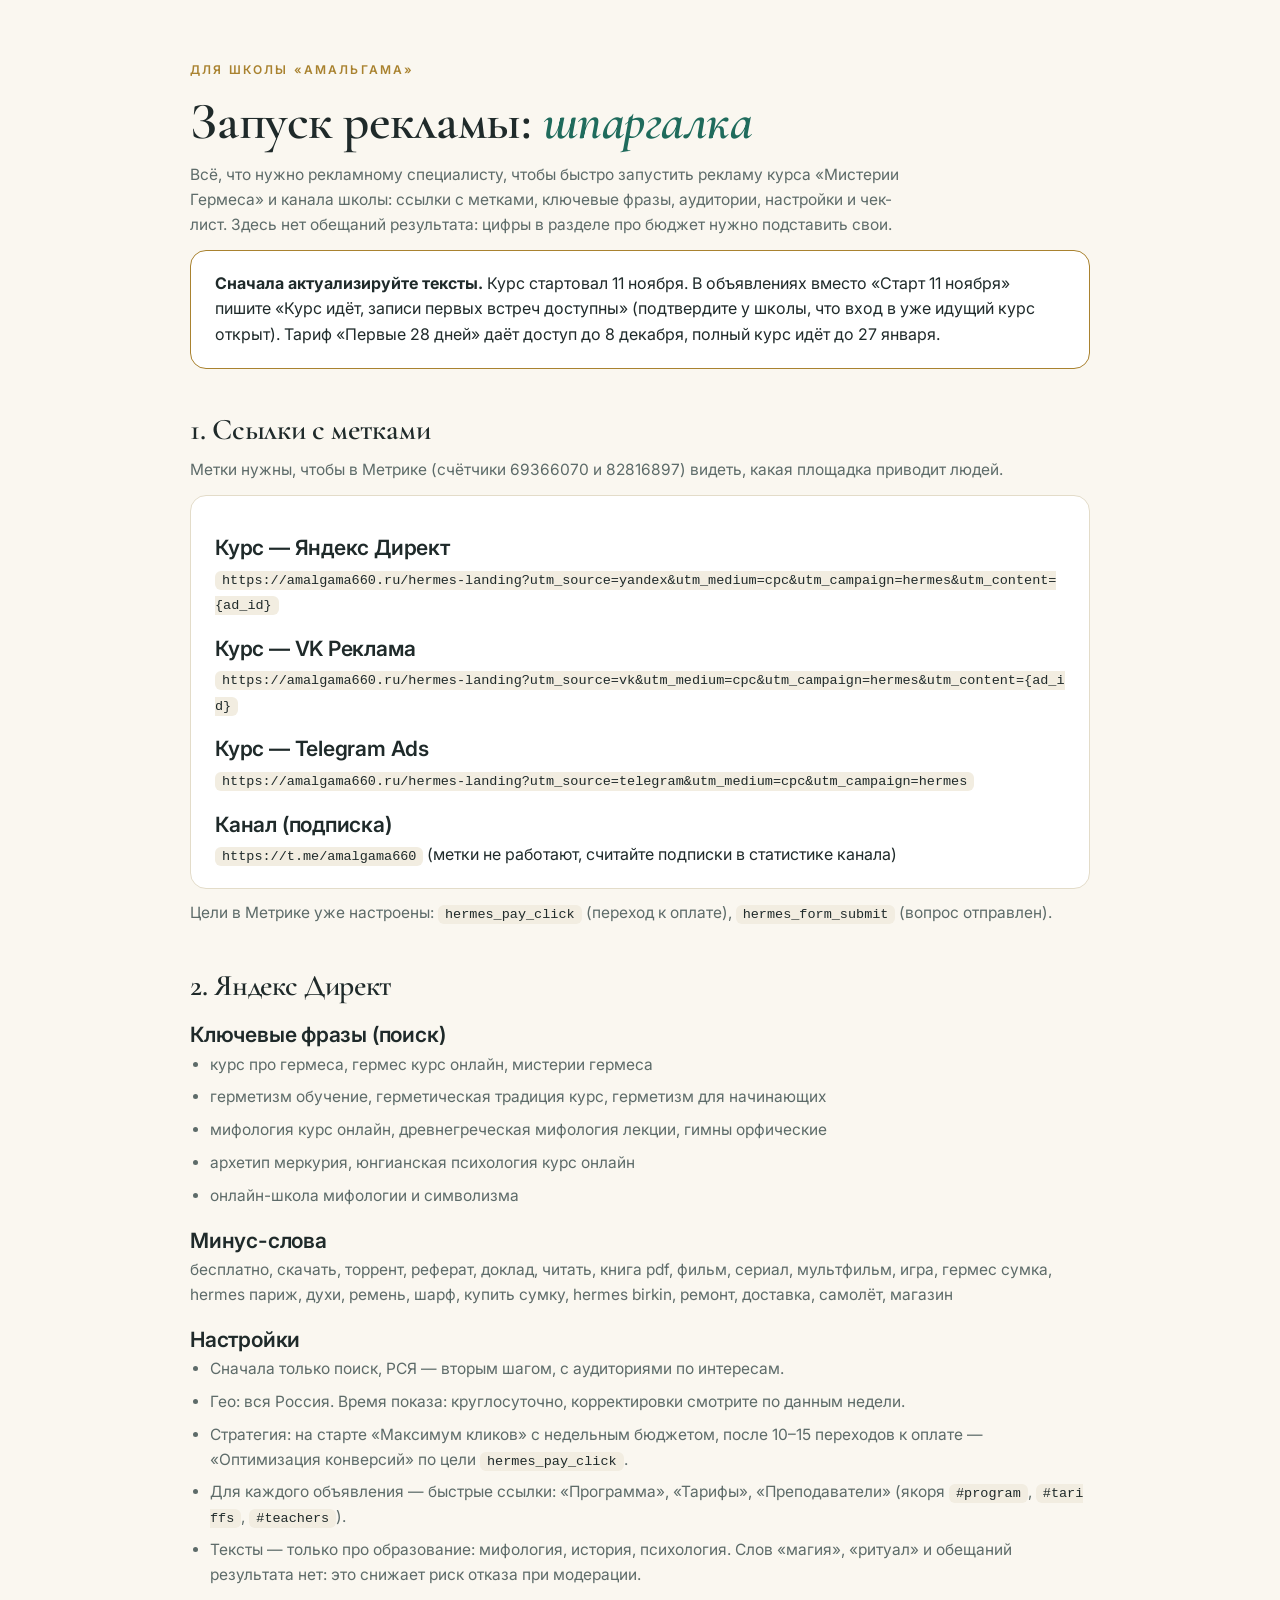
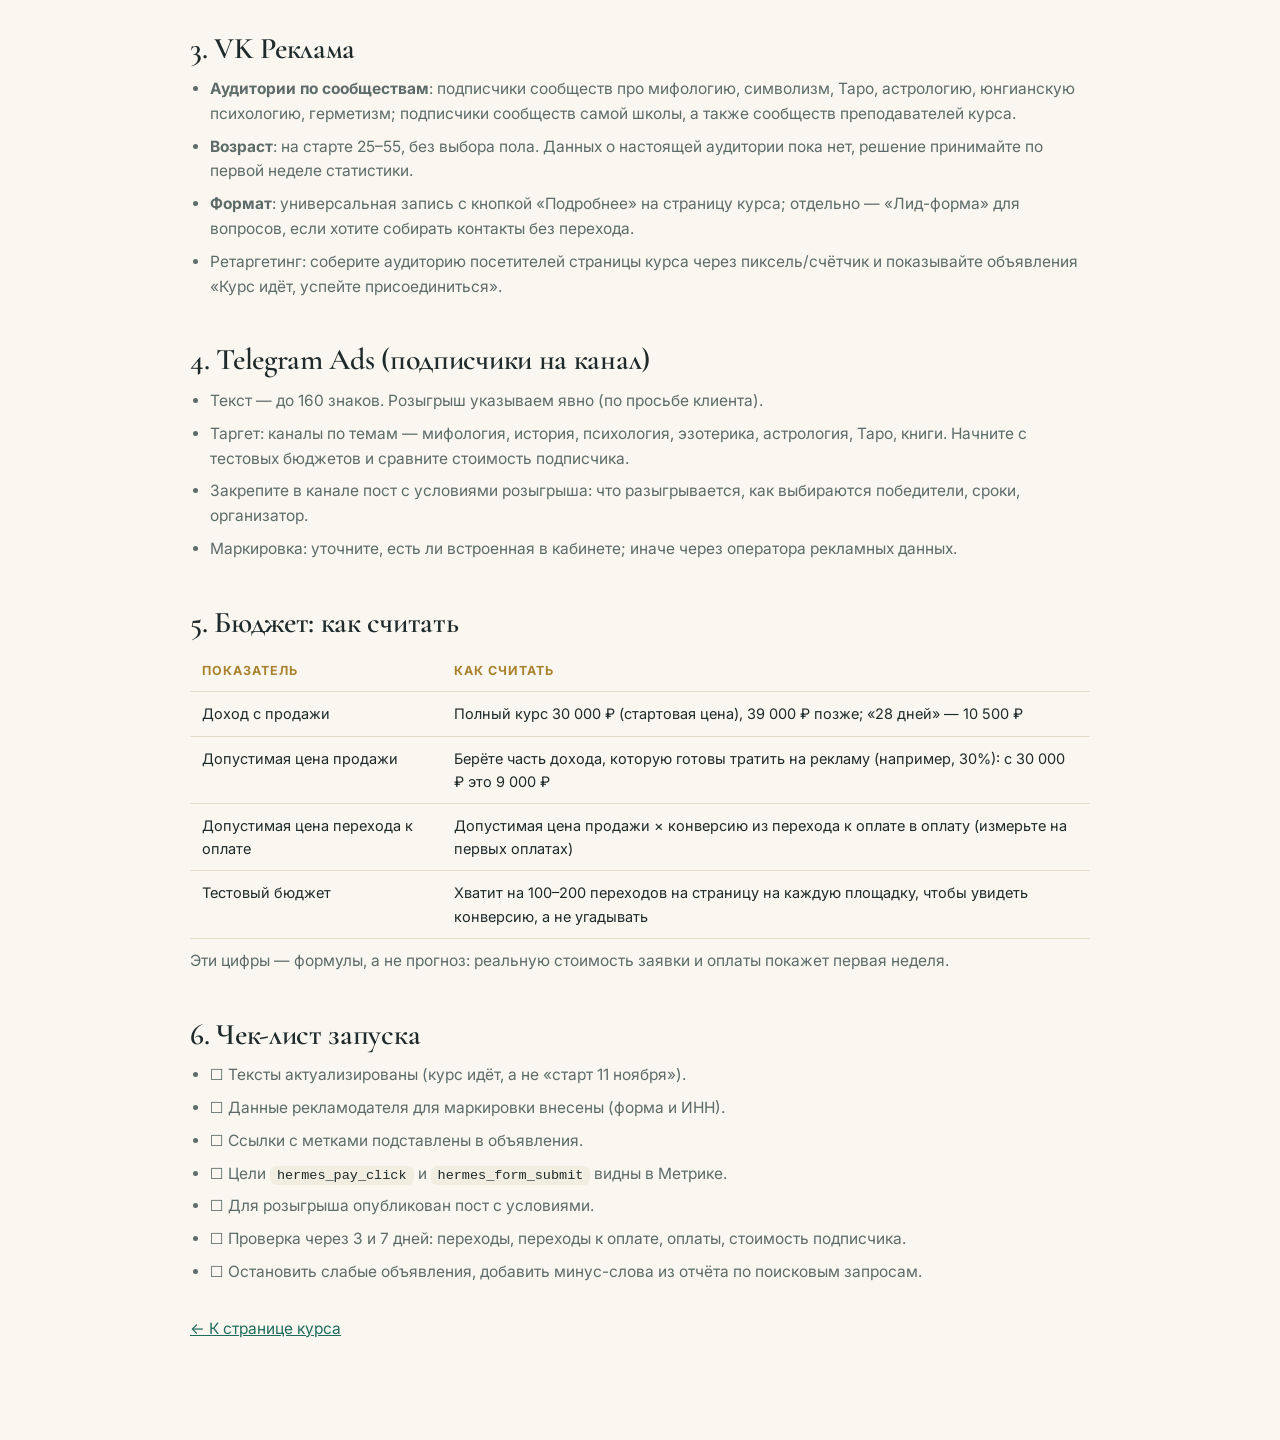
<file: ads.html>
<!DOCTYPE html>
<html lang="ru">
<head>
<meta charset="UTF-8">
<meta name="viewport" content="width=device-width, initial-scale=1">
<meta name="robots" content="noindex">
<title>Запуск рекламы курса «Мистерии Гермеса» — шпаргалка</title>
<link href="https://fonts.googleapis.com/css2?family=Cormorant+Garamond:wght@600&family=Inter:wght@400;600&display=swap" rel="stylesheet">
<link rel="stylesheet" href="styles.css">
<style>
.kit{max-width:900px;padding:56px 0 90px}
.kit h1{font-size:clamp(34px,5vw,52px);margin-bottom:12px}
.kit h2{font-size:30px;margin:44px 0 12px}
.kit h3{font-size:21px;margin:20px 0 6px;font-family:var(--ff-b);font-weight:600}
.kit p,.kit li{color:var(--muted);margin-bottom:8px;font-size:15.5px}
.kit ul{padding-left:20px;margin-bottom:10px}
.kit .box{background:var(--card);border:1px solid var(--line);border-radius:var(--r);padding:20px 24px;margin:12px 0}
.kit code{background:var(--bg2);padding:2px 7px;border-radius:6px;font-size:13.5px;word-break:break-all;color:var(--ink)}
.kit table{width:100%;border-collapse:collapse;margin:10px 0;font-size:14.5px}
.kit th,.kit td{text-align:left;padding:10px 12px;border-bottom:1px solid var(--line);vertical-align:top}
.kit th{color:var(--gold);font-size:12.5px;letter-spacing:.08em;text-transform:uppercase}
.warn{border-color:var(--gold)!important}
</style>
</head>
<body>
<div class="container kit">
<span class="eyebrow">Для школы «Амальгама»</span>
<h1>Запуск рекламы: <em>шпаргалка</em></h1>
<p class="lead">Всё, что нужно рекламному специалисту, чтобы быстро запустить рекламу курса «Мистерии Гермеса» и канала школы: ссылки с метками, ключевые фразы, аудитории, настройки и чек-лист. Здесь нет обещаний результата: цифры в разделе про бюджет нужно подставить свои.</p>

<div class="box warn">
<b>Сначала актуализируйте тексты.</b> Курс стартовал 11 ноября. В объявлениях вместо «Старт 11 ноября» пишите «Курс идёт, записи первых встреч доступны» (подтвердите у школы, что вход в уже идущий курс открыт). Тариф «Первые 28 дней» даёт доступ до 8 декабря, полный курс идёт до 27 января.
</div>

<h2>1. Ссылки с метками</h2>
<p>Метки нужны, чтобы в Метрике (счётчики 69366070 и 82816897) видеть, какая площадка приводит людей.</p>
<div class="box">
<h3>Курс — Яндекс Директ</h3><code>https://amalgama660.ru/hermes-landing?utm_source=yandex&utm_medium=cpc&utm_campaign=hermes&utm_content={ad_id}</code>
<h3>Курс — VK Реклама</h3><code>https://amalgama660.ru/hermes-landing?utm_source=vk&utm_medium=cpc&utm_campaign=hermes&utm_content={ad_id}</code>
<h3>Курс — Telegram Ads</h3><code>https://amalgama660.ru/hermes-landing?utm_source=telegram&utm_medium=cpc&utm_campaign=hermes</code>
<h3>Канал (подписка)</h3><code>https://t.me/amalgama660</code> (метки не работают, считайте подписки в статистике канала)
</div>
<p>Цели в Метрике уже настроены: <code>hermes_pay_click</code> (переход к оплате), <code>hermes_form_submit</code> (вопрос отправлен).</p>

<h2>2. Яндекс Директ</h2>
<h3>Ключевые фразы (поиск)</h3>
<ul>
<li>курс про гермеса, гермес курс онлайн, мистерии гермеса</li>
<li>герметизм обучение, герметическая традиция курс, герметизм для начинающих</li>
<li>мифология курс онлайн, древнегреческая мифология лекции, гимны орфические</li>
<li>архетип меркурия, юнгианская психология курс онлайн</li>
<li>онлайн-школа мифологии и символизма</li>
</ul>
<h3>Минус-слова</h3>
<p>бесплатно, скачать, торрент, реферат, доклад, читать, книга pdf, фильм, сериал, мультфильм, игра, гермес сумка, hermes париж, духи, ремень, шарф, купить сумку, hermes birkin, ремонт, доставка, самолёт, магазин</p>
<h3>Настройки</h3>
<ul>
<li>Сначала только поиск, РСЯ — вторым шагом, с аудиториями по интересам.</li>
<li>Гео: вся Россия. Время показа: круглосуточно, корректировки смотрите по данным недели.</li>
<li>Стратегия: на старте «Максимум кликов» с недельным бюджетом, после 10–15 переходов к оплате — «Оптимизация конверсий» по цели <code>hermes_pay_click</code>.</li>
<li>Для каждого объявления — быстрые ссылки: «Программа», «Тарифы», «Преподаватели» (якоря <code>#program</code>, <code>#tariffs</code>, <code>#teachers</code>).</li>
<li>Тексты — только про образование: мифология, история, психология. Слов «магия», «ритуал» и обещаний результата нет: это снижает риск отказа при модерации.</li>
</ul>

<h2>3. VK Реклама</h2>
<ul>
<li><b>Аудитории по сообществам</b>: подписчики сообществ про мифологию, символизм, Таро, астрологию, юнгианскую психологию, герметизм; подписчики сообществ самой школы, а также сообществ преподавателей курса.</li>
<li><b>Возраст</b>: на старте 25–55, без выбора пола. Данных о настоящей аудитории пока нет, решение принимайте по первой неделе статистики.</li>
<li><b>Формат</b>: универсальная запись с кнопкой «Подробнее» на страницу курса; отдельно — «Лид-форма» для вопросов, если хотите собирать контакты без перехода.</li>
<li>Ретаргетинг: соберите аудиторию посетителей страницы курса через пиксель/счётчик и показывайте объявления «Курс идёт, успейте присоединиться».</li>
</ul>

<h2>4. Telegram Ads (подписчики на канал)</h2>
<ul>
<li>Текст — до 160 знаков. Розыгрыш указываем явно (по просьбе клиента).</li>
<li>Таргет: каналы по темам — мифология, история, психология, эзотерика, астрология, Таро, книги. Начните с тестовых бюджетов и сравните стоимость подписчика.</li>
<li>Закрепите в канале пост с условиями розыгрыша: что разыгрывается, как выбираются победители, сроки, организатор.</li>
<li>Маркировка: уточните, есть ли встроенная в кабинете; иначе через оператора рекламных данных.</li>
</ul>

<h2>5. Бюджет: как считать</h2>
<table>
<tr><th>Показатель</th><th>Как считать</th></tr>
<tr><td>Доход с продажи</td><td>Полный курс 30 000 ₽ (стартовая цена), 39 000 ₽ позже; «28 дней» — 10 500 ₽</td></tr>
<tr><td>Допустимая цена продажи</td><td>Берёте часть дохода, которую готовы тратить на рекламу (например, 30%): с 30 000 ₽ это 9 000 ₽</td></tr>
<tr><td>Допустимая цена перехода к оплате</td><td>Допустимая цена продажи × конверсию из перехода к оплате в оплату (измерьте на первых оплатах)</td></tr>
<tr><td>Тестовый бюджет</td><td>Хватит на 100–200 переходов на страницу на каждую площадку, чтобы увидеть конверсию, а не угадывать</td></tr>
</table>
<p>Эти цифры — формулы, а не прогноз: реальную стоимость заявки и оплаты покажет первая неделя.</p>

<h2>6. Чек-лист запуска</h2>
<ul>
<li>☐ Тексты актуализированы (курс идёт, а не «старт 11 ноября»).</li>
<li>☐ Данные рекламодателя для маркировки внесены (форма и ИНН).</li>
<li>☐ Ссылки с метками подставлены в объявления.</li>
<li>☐ Цели <code>hermes_pay_click</code> и <code>hermes_form_submit</code> видны в Метрике.</li>
<li>☐ Для розыгрыша опубликован пост с условиями.</li>
<li>☐ Проверка через 3 и 7 дней: переходы, переходы к оплате, оплаты, стоимость подписчика.</li>
<li>☐ Остановить слабые объявления, добавить минус-слова из отчёта по поисковым запросам.</li>
</ul>

<p style="margin-top:32px"><a href="index.html" style="color:var(--em);text-decoration:underline">← К странице курса</a></p>
</div>
</body>
</html>
</file>
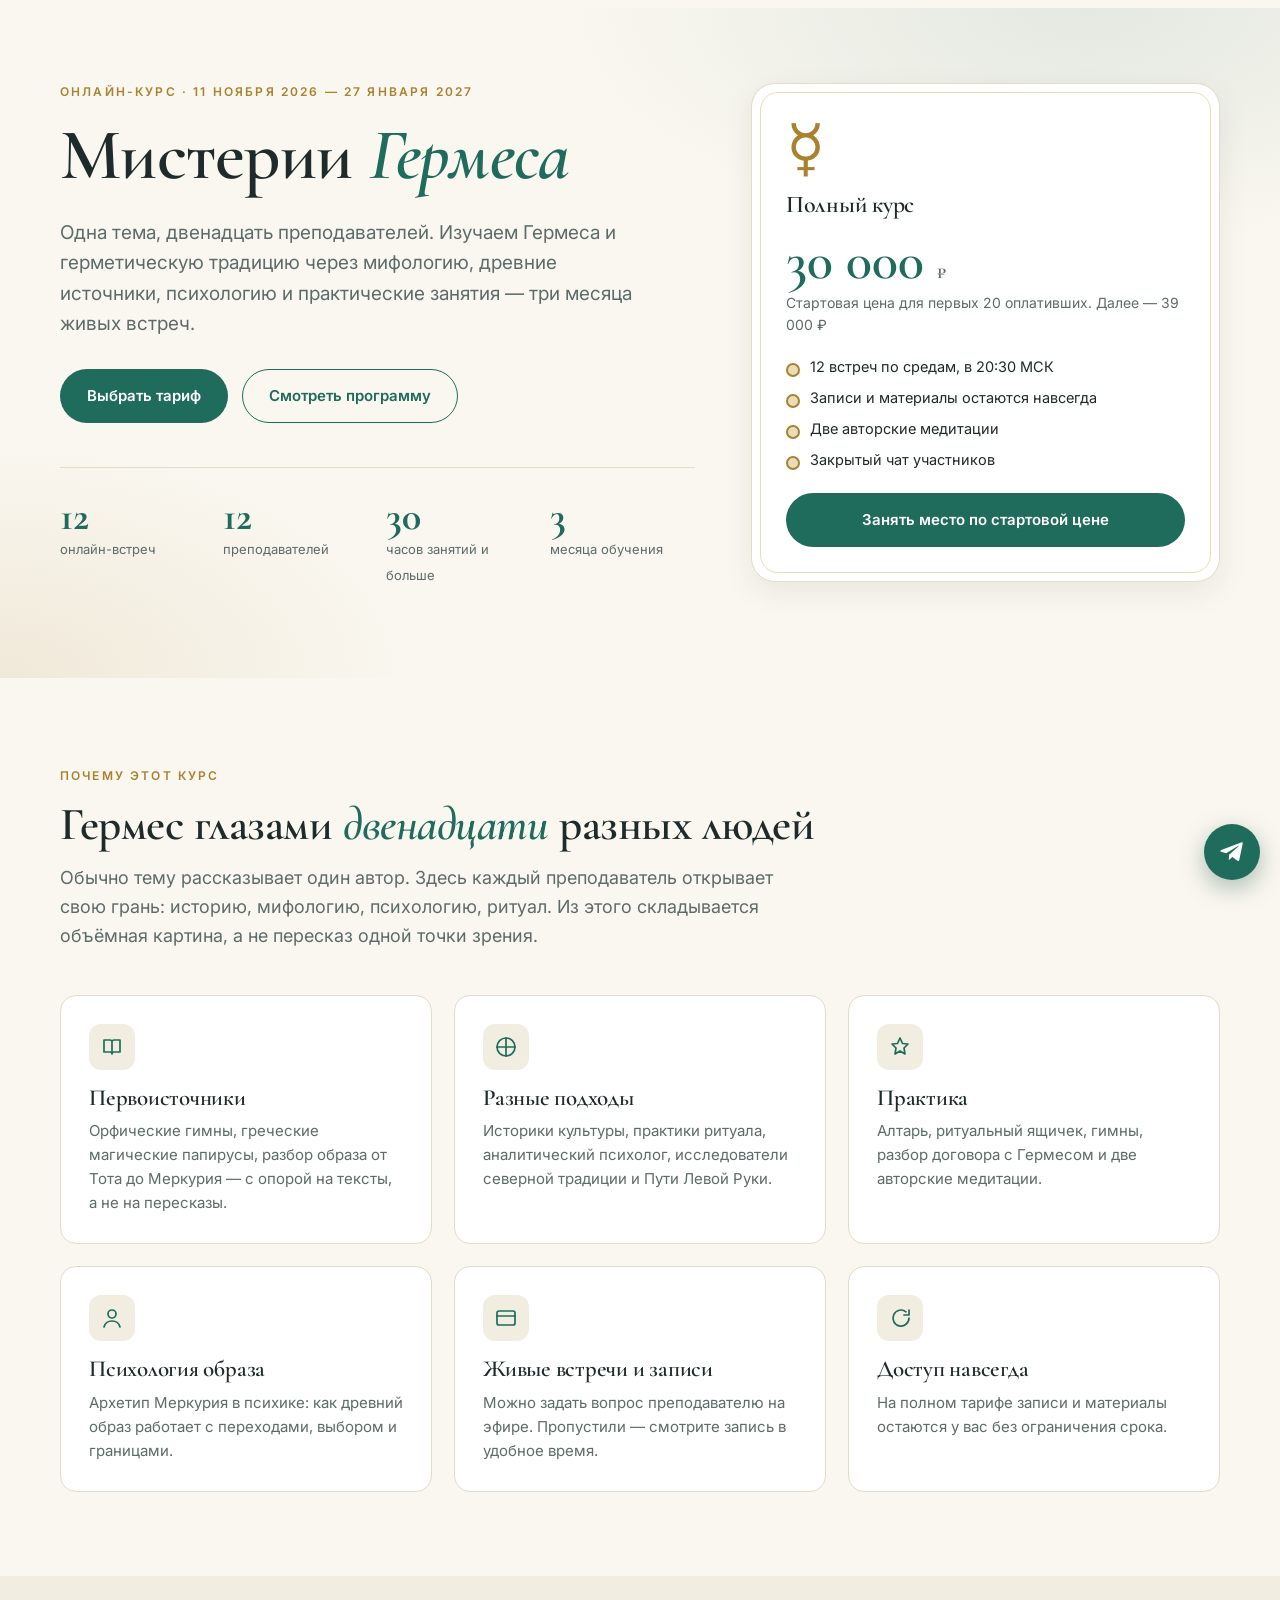
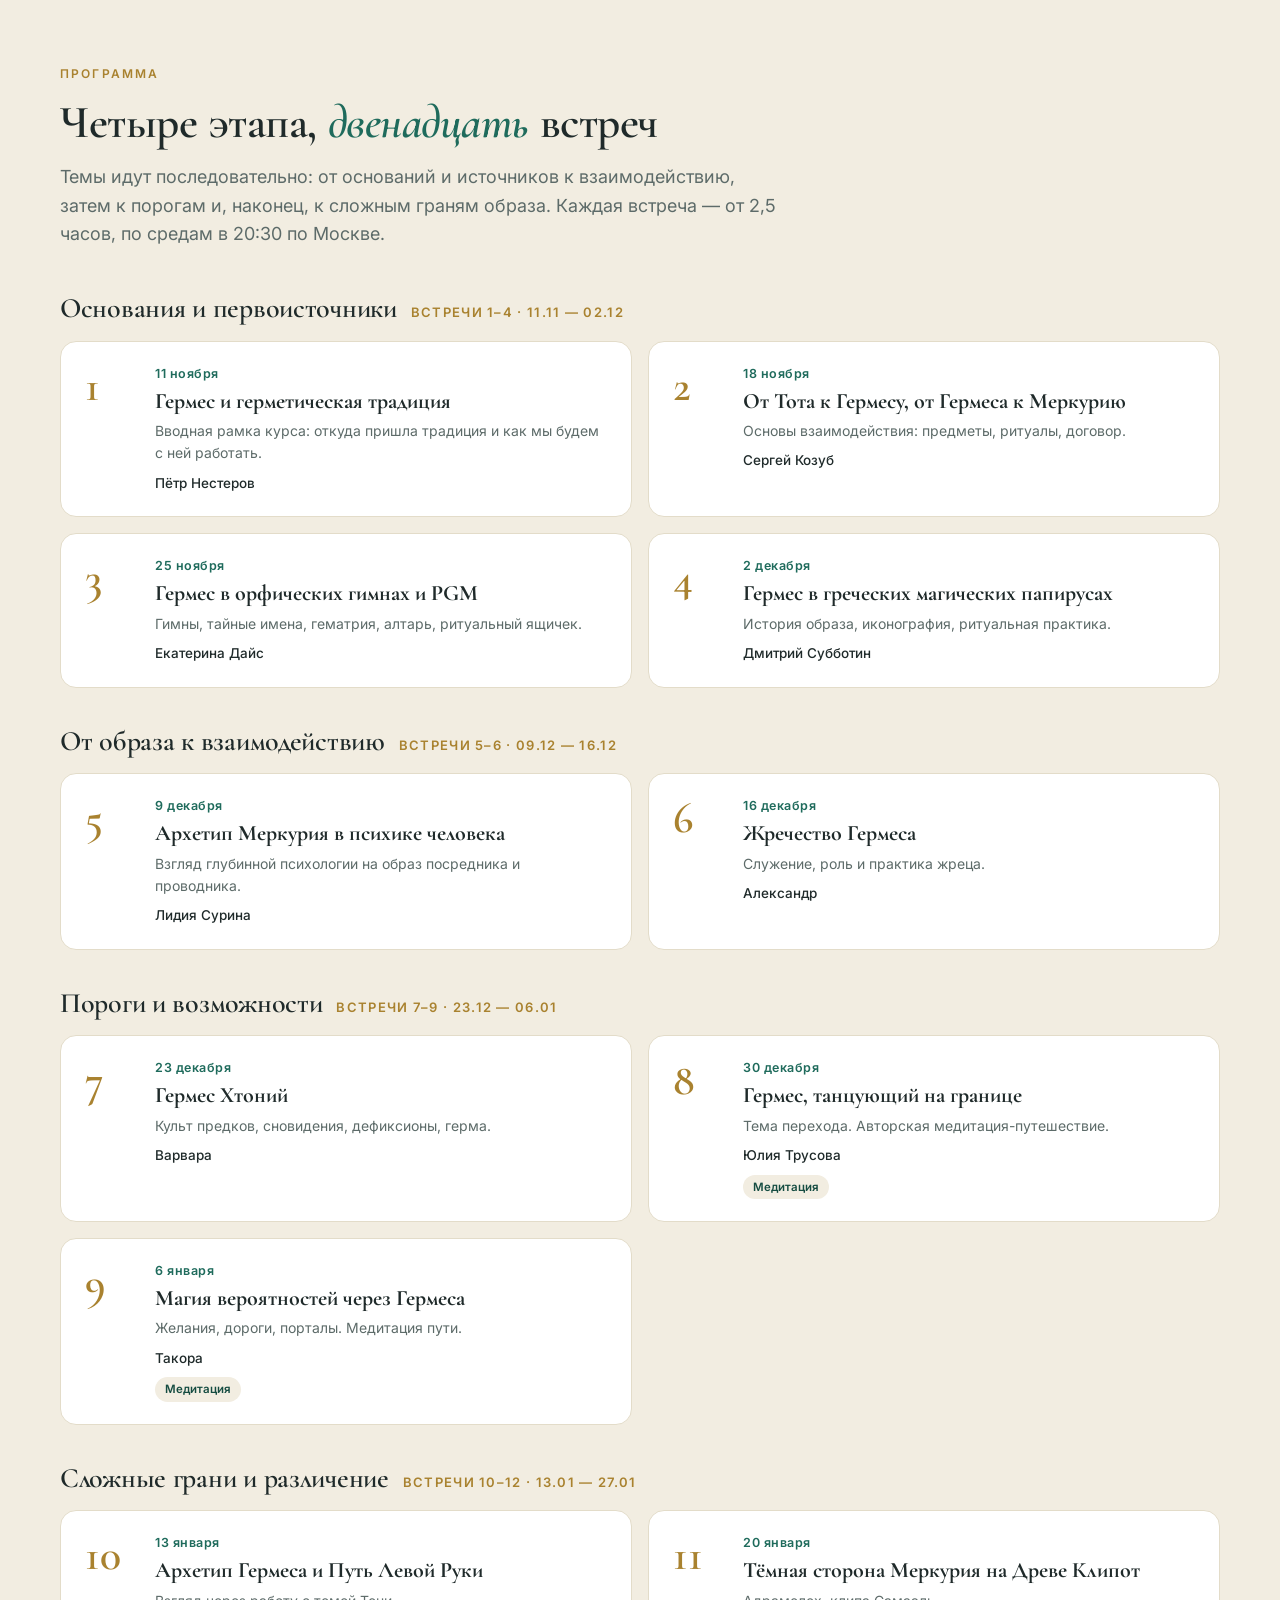
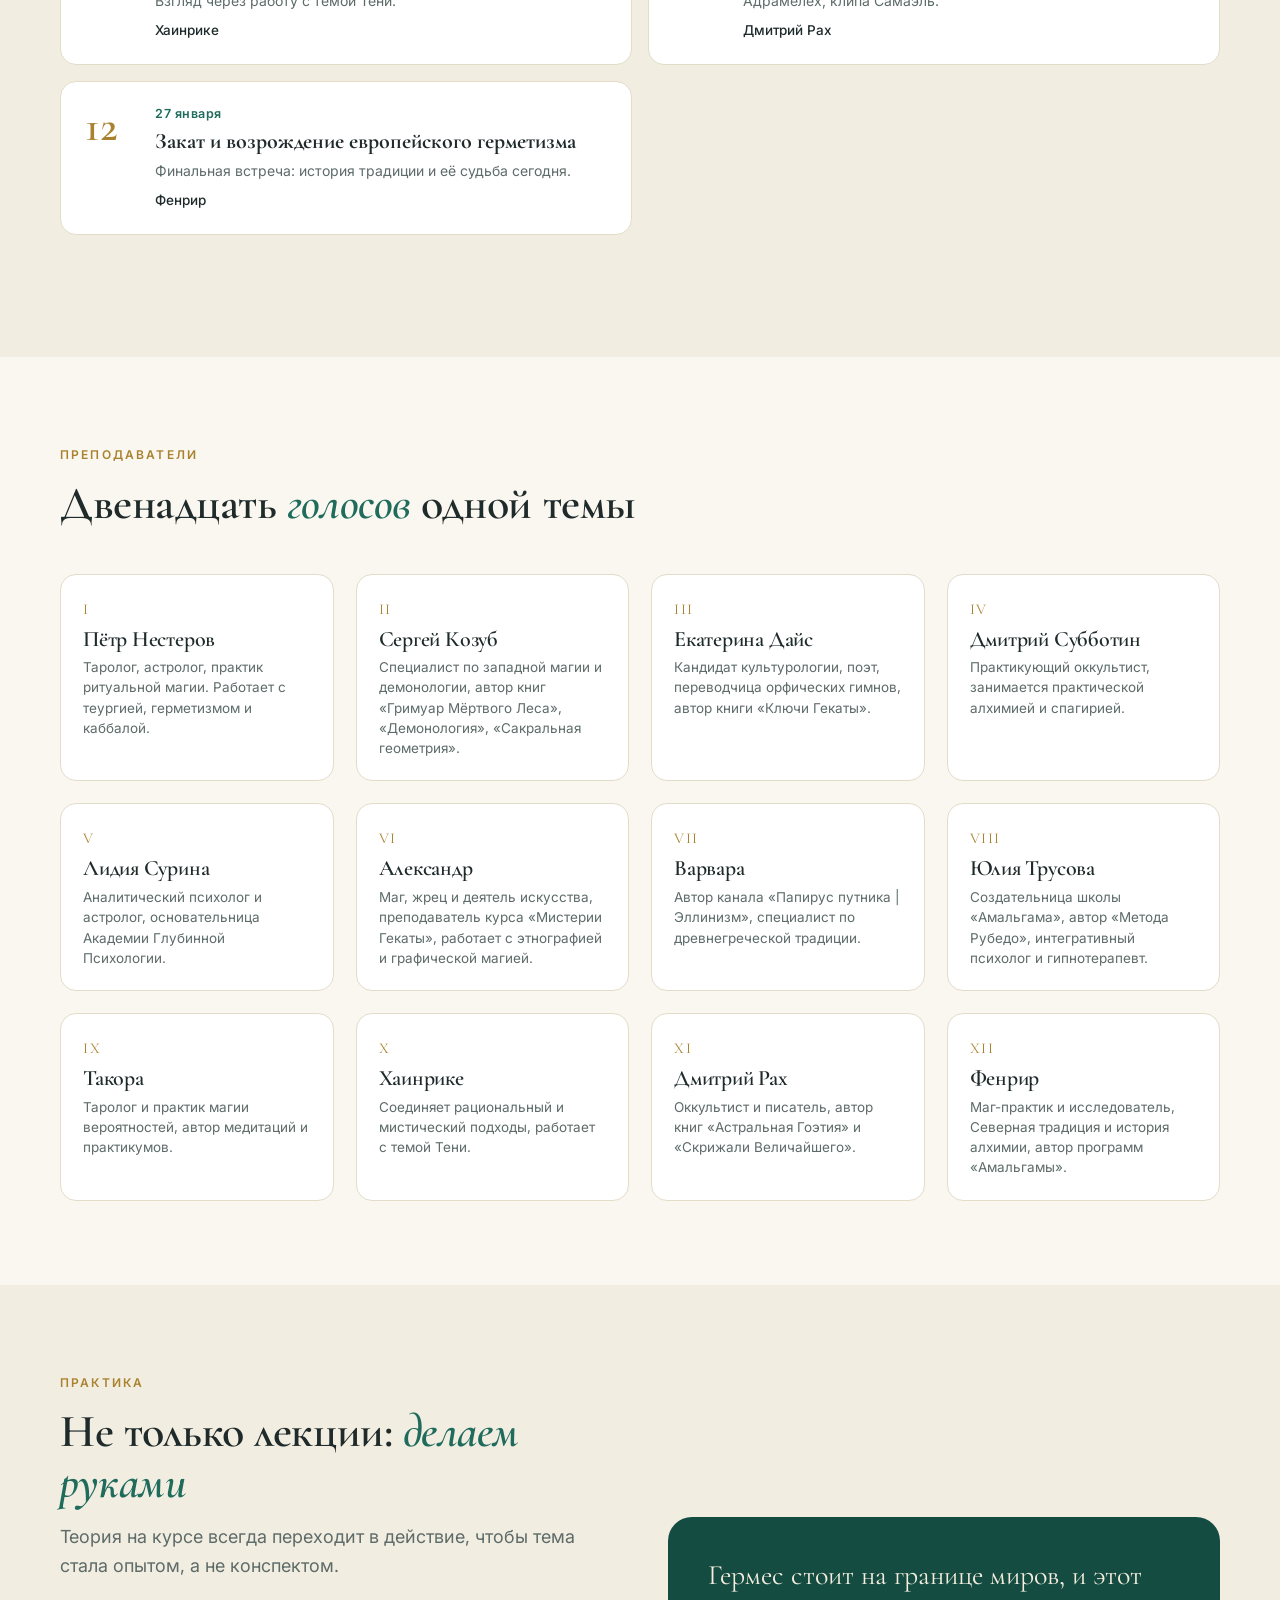
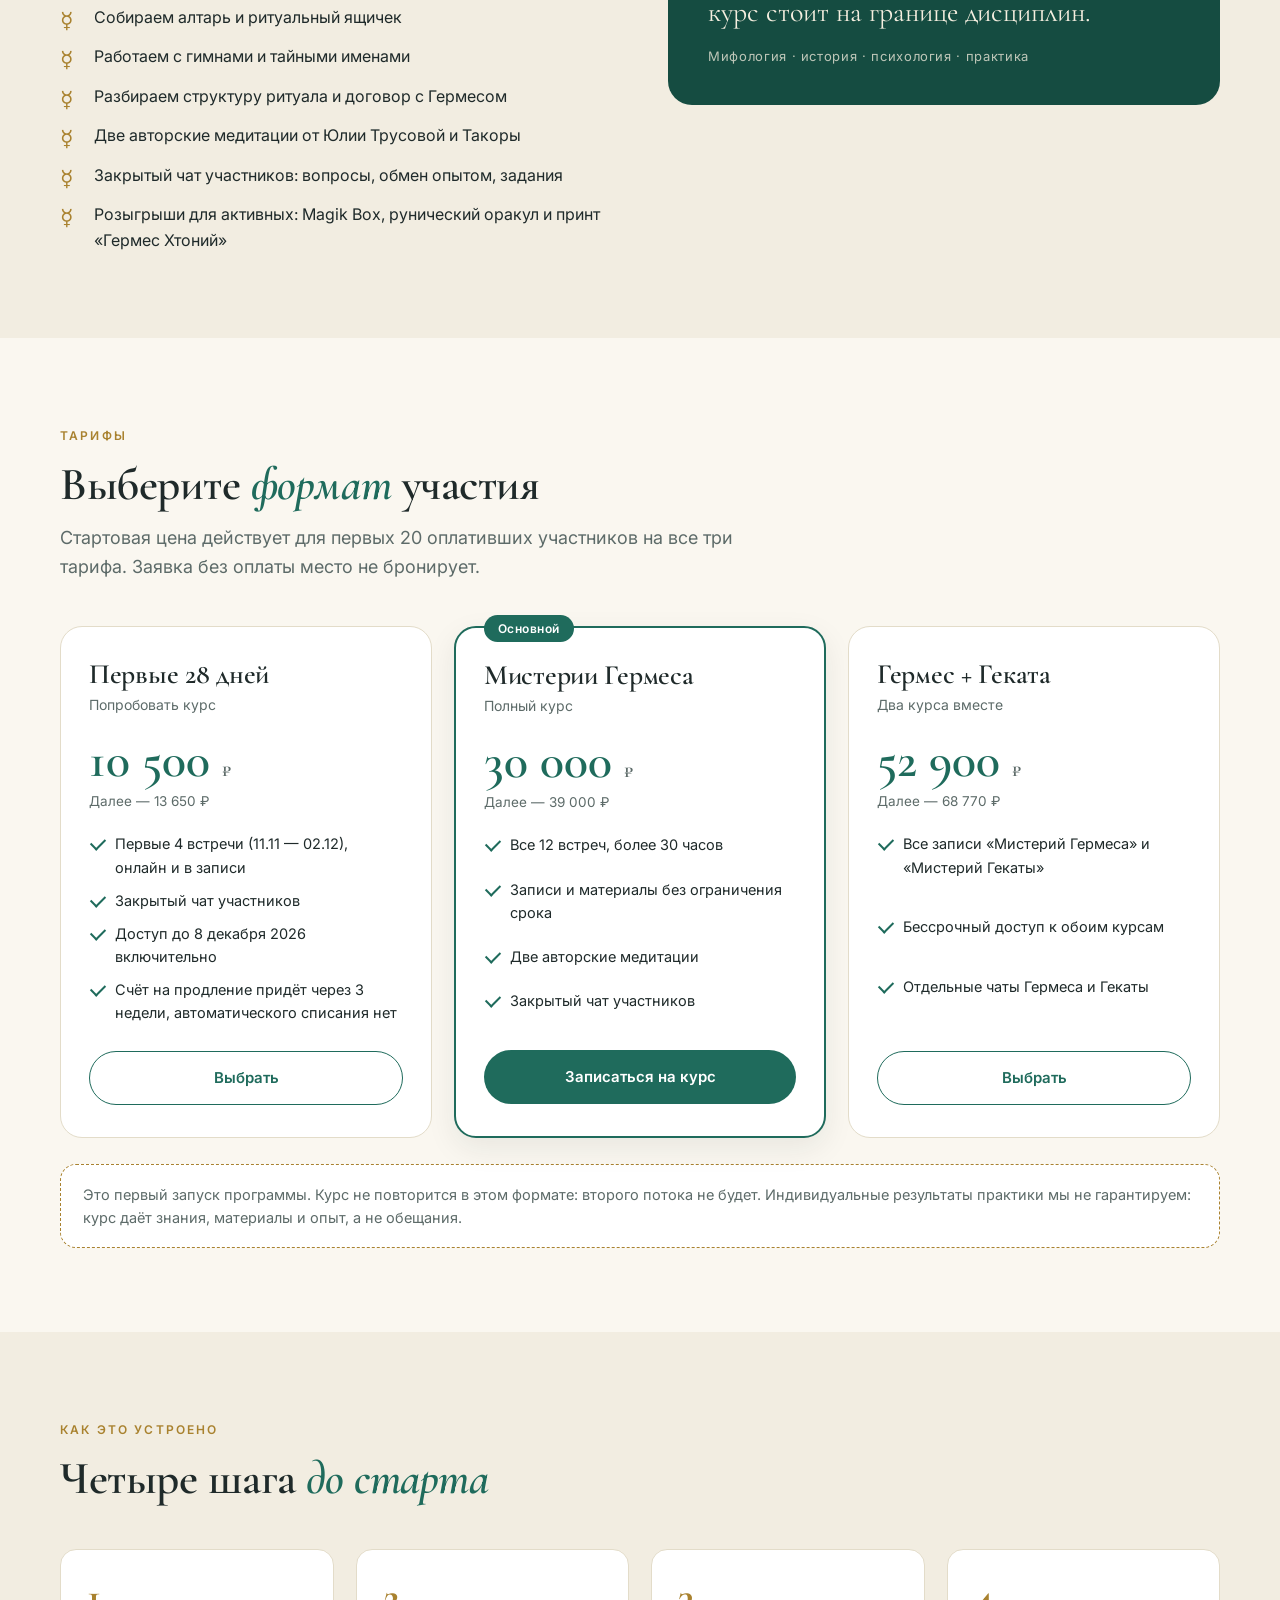
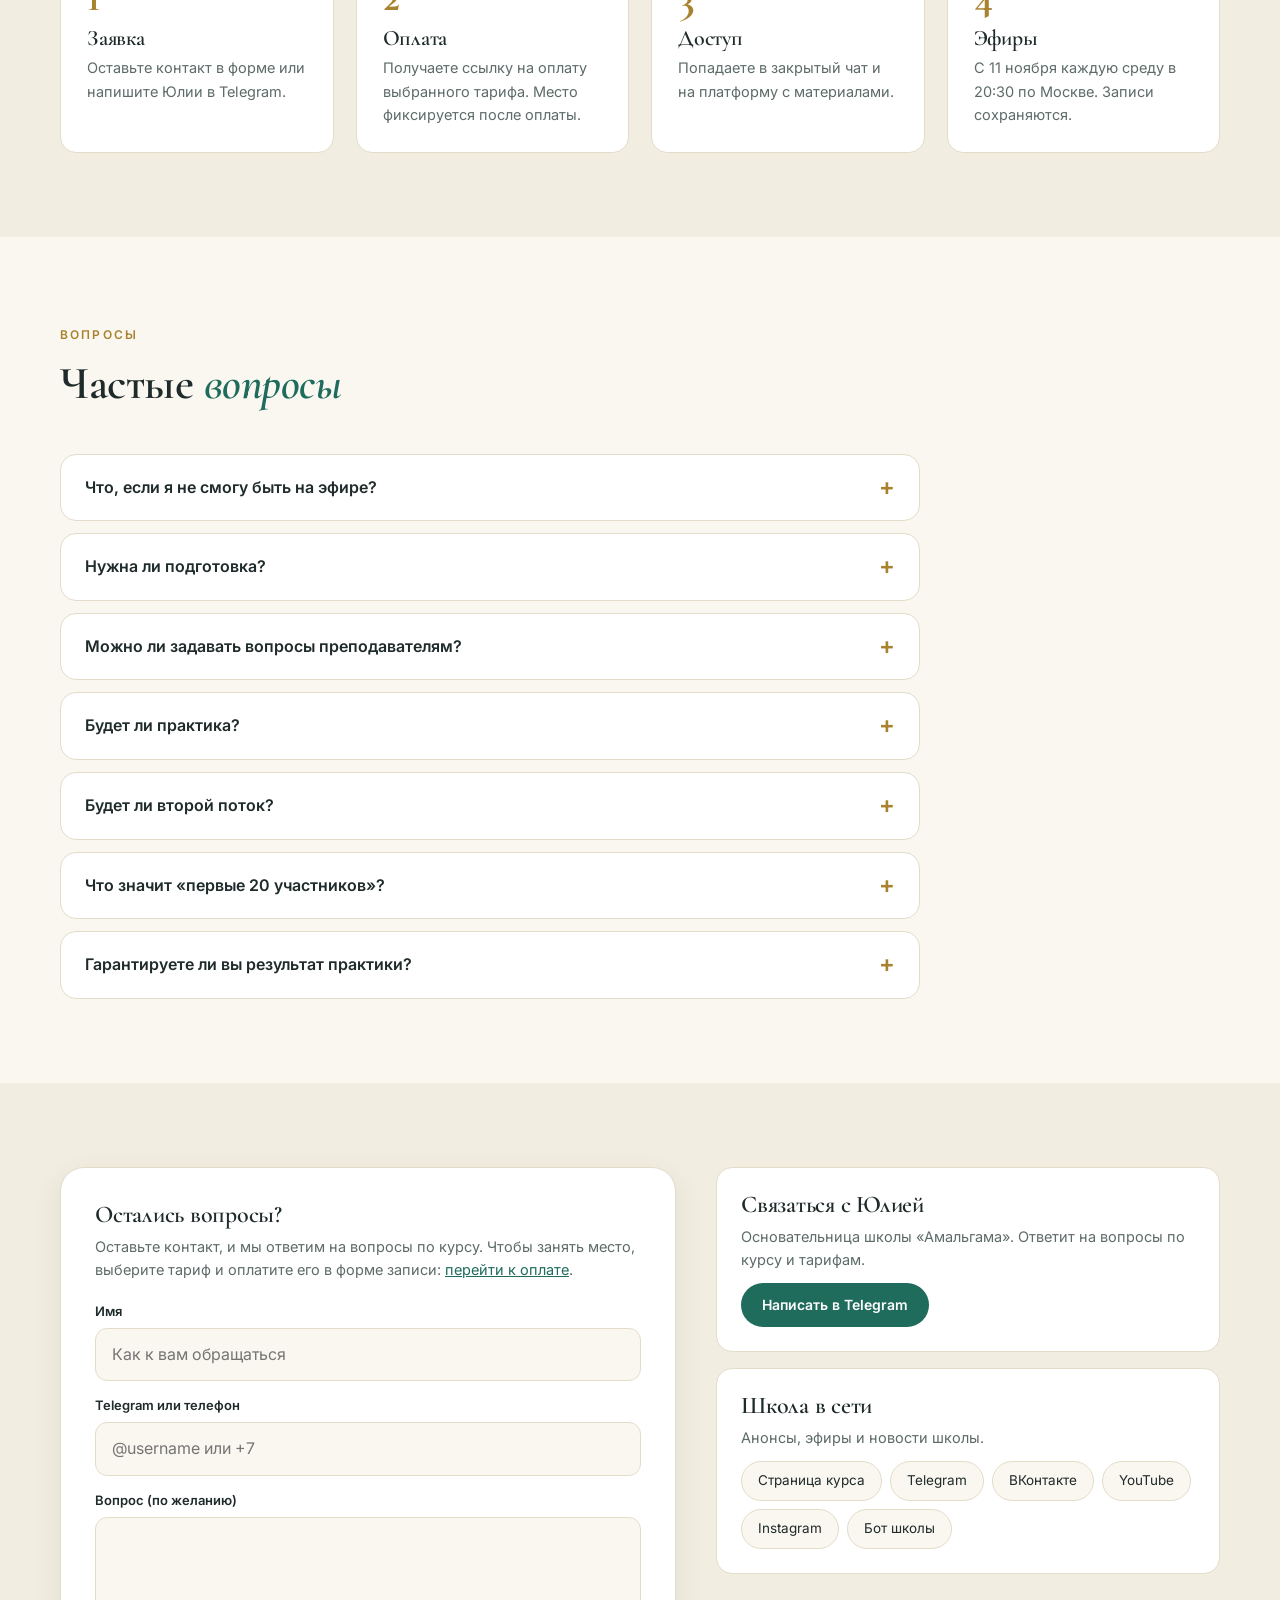
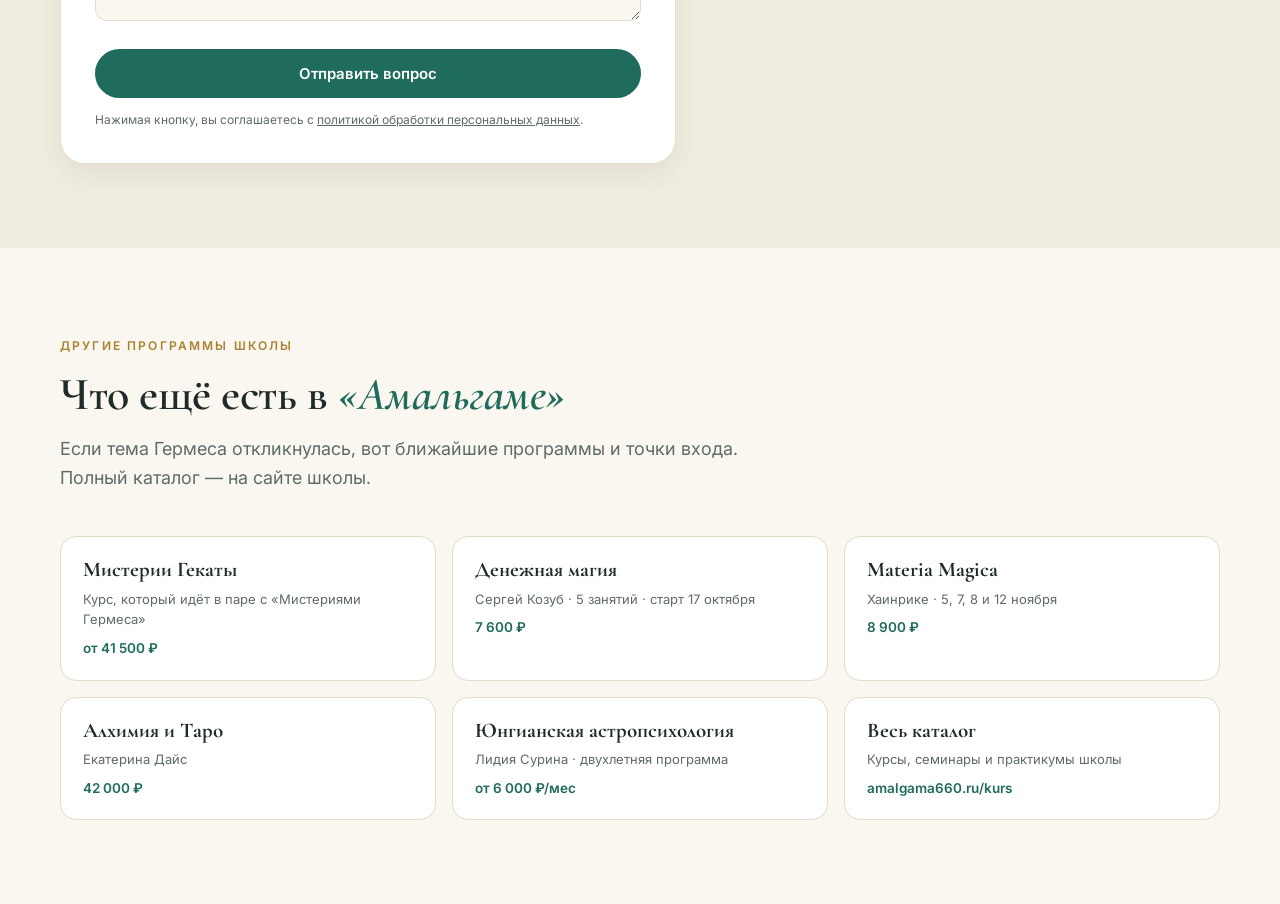
<file: bez-shapki.html>
<!DOCTYPE html>
<html lang="ru">
<head>
<meta charset="UTF-8">
<meta name="viewport" content="width=device-width, initial-scale=1">
<title>Мистерии Гермеса — онлайн-курс от школы «Амальгама»: 12 встреч, 12 преподавателей</title>
<meta name="description" content="Большой авторский онлайн-курс о Гермесе и герметической традиции: 12 встреч с 12 преподавателями, мифология, источники, психология и практика. Старт 11 ноября 2026. Полный курс — 30 000 ₽ для первых 20 участников.">
<link rel="preconnect" href="https://fonts.googleapis.com">
<link rel="preconnect" href="https://fonts.gstatic.com" crossorigin>
<link href="https://fonts.googleapis.com/css2?family=Cormorant+Garamond:ital,wght@0,500;0,600;0,700;1,500;1,600&family=Inter:wght@400;500;600;700&display=swap" rel="stylesheet">
<link rel="stylesheet" href="styles.css">
</head>
<body>

<main id="top" style="padding-top:8px">

<section class="hero">
  <div class="container hero__grid">
    <div>
      <span class="eyebrow">Онлайн-курс · 11 ноября 2026 — 27 января 2027</span>
      <h1>Мистерии <em>Гермеса</em></h1>
      <p class="hero__sub">Одна тема, двенадцать преподавателей. Изучаем Гермеса и герметическую традицию через мифологию, древние источники, психологию и практические занятия — три месяца живых встреч.</p>
      <div class="hero__cta">
        <a href="#tariffs" class="btn btn--primary">Выбрать тариф</a>
        <a href="#program" class="btn btn--ghost">Смотреть программу</a>
      </div>
      <div class="hero__facts">
        <div class="fact"><b data-target="12">12</b><span>онлайн-встреч</span></div>
        <div class="fact"><b data-target="12">12</b><span>преподавателей</span></div>
        <div class="fact"><b data-target="30">30</b><span>часов занятий и больше</span></div>
        <div class="fact"><b data-target="3">3</b><span>месяца обучения</span></div>
      </div>
    </div>
    <div class="hero__card">
      <div class="sym">&#9791;</div>
      <h3>Полный курс</h3>
      <div class="price">30 000 <small>₽</small></div>
      <div class="was">Стартовая цена для первых 20 оплативших. Далее — 39 000 ₽</div>
      <ul>
        <li>12 встреч по средам, в 20:30 МСК</li>
        <li>Записи и материалы остаются навсегда</li>
        <li>Две авторские медитации</li>
        <li>Закрытый чат участников</li>
      </ul>
      <a href="https://amalgama660.ru/Hermes#ltBlock2254969799" class="btn btn--primary" data-goal="hermes_pay_click" target="_blank" rel="noopener">Занять место по стартовой цене</a>
    </div>
  </div>
</section>

<section id="why">
  <div class="container">
    <div class="section-head">
      <span class="eyebrow">Почему этот курс</span>
      <h2>Гермес глазами <em>двенадцати</em> разных людей</h2>
      <p class="lead">Обычно тему рассказывает один автор. Здесь каждый преподаватель открывает свою грань: историю, мифологию, психологию, ритуал. Из этого складывается объёмная картина, а не пересказ одной точки зрения.</p>
    </div>
    <div class="grid grid--3">
      <div class="adv"><div class="ico"><svg viewBox="0 0 24 24" fill="none" stroke="currentColor" stroke-width="1.7" stroke-linecap="round" stroke-linejoin="round"><path d="M4 5h6a2 2 0 0 1 2 2v12a2 2 0 0 0-2-2H4zM20 5h-6a2 2 0 0 0-2 2v12a2 2 0 0 1 2-2h6z"/></svg></div><h3>Первоисточники</h3><p>Орфические гимны, греческие магические папирусы, разбор образа от Тота до Меркурия — с опорой на тексты, а не на пересказы.</p></div>
      <div class="adv"><div class="ico"><svg viewBox="0 0 24 24" fill="none" stroke="currentColor" stroke-width="1.7" stroke-linecap="round" stroke-linejoin="round"><circle cx="12" cy="12" r="9"/><path d="M12 3v18M3 12h18"/></svg></div><h3>Разные подходы</h3><p>Историки культуры, практики ритуала, аналитический психолог, исследователи северной традиции и Пути Левой Руки.</p></div>
      <div class="adv"><div class="ico"><svg viewBox="0 0 24 24" fill="none" stroke="currentColor" stroke-width="1.7" stroke-linecap="round" stroke-linejoin="round"><path d="M12 3l2.5 5.5L20 9l-4 4 1 6-5-3-5 3 1-6-4-4 5.5-.5z"/></svg></div><h3>Практика</h3><p>Алтарь, ритуальный ящичек, гимны, разбор договора с Гермесом и две авторские медитации.</p></div>
      <div class="adv"><div class="ico"><svg viewBox="0 0 24 24" fill="none" stroke="currentColor" stroke-width="1.7" stroke-linecap="round" stroke-linejoin="round"><circle cx="12" cy="8" r="4"/><path d="M4 21c1-4 4-6 8-6s7 2 8 6"/></svg></div><h3>Психология образа</h3><p>Архетип Меркурия в психике: как древний образ работает с переходами, выбором и границами.</p></div>
      <div class="adv"><div class="ico"><svg viewBox="0 0 24 24" fill="none" stroke="currentColor" stroke-width="1.7" stroke-linecap="round" stroke-linejoin="round"><rect x="3" y="5" width="18" height="14" rx="2"/><path d="M3 10h18"/></svg></div><h3>Живые встречи и записи</h3><p>Можно задать вопрос преподавателю на эфире. Пропустили — смотрите запись в удобное время.</p></div>
      <div class="adv"><div class="ico"><svg viewBox="0 0 24 24" fill="none" stroke="currentColor" stroke-width="1.7" stroke-linecap="round" stroke-linejoin="round"><path d="M21 12a8 8 0 1 1-3-6.2"/><path d="M21 4v5h-5"/></svg></div><h3>Доступ навсегда</h3><p>На полном тарифе записи и материалы остаются у вас без ограничения срока.</p></div>
    </div>
  </div>
</section>

<section id="program" class="alt">
  <div class="container">
    <div class="section-head">
      <span class="eyebrow">Программа</span>
      <h2>Четыре этапа, <em>двенадцать</em> встреч</h2>
      <p class="lead">Темы идут последовательно: от оснований и источников к взаимодействию, затем к порогам и, наконец, к сложным граням образа. Каждая встреча — от 2,5 часов, по средам в 20:30 по Москве.</p>
    </div>

    <div class="stage">
      <div class="stage__head"><h3>Основания и первоисточники</h3><span>Встречи 1–4 · 11.11 — 02.12</span></div>
      <div class="meetings">
        <div class="meeting"><div class="meeting__n">1</div><div><div class="meeting__date">11 ноября</div><h4>Гермес и герметическая традиция</h4><p>Вводная рамка курса: откуда пришла традиция и как мы будем с ней работать.</p><div class="who">Пётр Нестеров</div></div></div>
        <div class="meeting"><div class="meeting__n">2</div><div><div class="meeting__date">18 ноября</div><h4>От Тота к Гермесу, от Гермеса к Меркурию</h4><p>Основы взаимодействия: предметы, ритуалы, договор.</p><div class="who">Сергей Козуб</div></div></div>
        <div class="meeting"><div class="meeting__n">3</div><div><div class="meeting__date">25 ноября</div><h4>Гермес в орфических гимнах и PGM</h4><p>Гимны, тайные имена, гематрия, алтарь, ритуальный ящичек.</p><div class="who">Екатерина Дайс</div></div></div>
        <div class="meeting"><div class="meeting__n">4</div><div><div class="meeting__date">2 декабря</div><h4>Гермес в греческих магических папирусах</h4><p>История образа, иконография, ритуальная практика.</p><div class="who">Дмитрий Субботин</div></div></div>
      </div>
    </div>

    <div class="stage">
      <div class="stage__head"><h3>От образа к взаимодействию</h3><span>Встречи 5–6 · 09.12 — 16.12</span></div>
      <div class="meetings">
        <div class="meeting"><div class="meeting__n">5</div><div><div class="meeting__date">9 декабря</div><h4>Архетип Меркурия в психике человека</h4><p>Взгляд глубинной психологии на образ посредника и проводника.</p><div class="who">Лидия Сурина</div></div></div>
        <div class="meeting"><div class="meeting__n">6</div><div><div class="meeting__date">16 декабря</div><h4>Жречество Гермеса</h4><p>Служение, роль и практика жреца.</p><div class="who">Александр</div></div></div>
      </div>
    </div>

    <div class="stage">
      <div class="stage__head"><h3>Пороги и возможности</h3><span>Встречи 7–9 · 23.12 — 06.01</span></div>
      <div class="meetings">
        <div class="meeting"><div class="meeting__n">7</div><div><div class="meeting__date">23 декабря</div><h4>Гермес Хтоний</h4><p>Культ предков, сновидения, дефиксионы, герма.</p><div class="who">Варвара</div></div></div>
        <div class="meeting"><div class="meeting__n">8</div><div><div class="meeting__date">30 декабря</div><h4>Гермес, танцующий на границе</h4><p>Тема перехода. Авторская медитация-путешествие.</p><div class="who">Юлия Трусова</div><span class="tag">Медитация</span></div></div>
        <div class="meeting"><div class="meeting__n">9</div><div><div class="meeting__date">6 января</div><h4>Магия вероятностей через Гермеса</h4><p>Желания, дороги, порталы. Медитация пути.</p><div class="who">Такора</div><span class="tag">Медитация</span></div></div>
      </div>
    </div>

    <div class="stage">
      <div class="stage__head"><h3>Сложные грани и различение</h3><span>Встречи 10–12 · 13.01 — 27.01</span></div>
      <div class="meetings">
        <div class="meeting"><div class="meeting__n">10</div><div><div class="meeting__date">13 января</div><h4>Архетип Гермеса и Путь Левой Руки</h4><p>Взгляд через работу с темой Тени.</p><div class="who">Хаинрике</div></div></div>
        <div class="meeting"><div class="meeting__n">11</div><div><div class="meeting__date">20 января</div><h4>Тёмная сторона Меркурия на Древе Клипот</h4><p>Адрамелех, клипа Самаэль.</p><div class="who">Дмитрий Рах</div></div></div>
        <div class="meeting"><div class="meeting__n">12</div><div><div class="meeting__date">27 января</div><h4>Закат и возрождение европейского герметизма</h4><p>Финальная встреча: история традиции и её судьба сегодня.</p><div class="who">Фенрир</div></div></div>
      </div>
    </div>
  </div>
</section>

<section id="teachers">
  <div class="container">
    <div class="section-head">
      <span class="eyebrow">Преподаватели</span>
      <h2>Двенадцать <em>голосов</em> одной темы</h2>
    </div>
    <div class="grid grid--4">
      <div class="teacher"><div class="num">I</div><h3>Пётр Нестеров</h3><p>Таролог, астролог, практик ритуальной магии. Работает с теургией, герметизмом и каббалой.</p></div>
      <div class="teacher"><div class="num">II</div><h3>Сергей Козуб</h3><p>Специалист по западной магии и демонологии, автор книг «Гримуар Мёртвого Леса», «Демонология», «Сакральная геометрия».</p></div>
      <div class="teacher"><div class="num">III</div><h3>Екатерина Дайс</h3><p>Кандидат культурологии, поэт, переводчица орфических гимнов, автор книги «Ключи Гекаты».</p></div>
      <div class="teacher"><div class="num">IV</div><h3>Дмитрий Субботин</h3><p>Практикующий оккультист, занимается практической алхимией и спагирией.</p></div>
      <div class="teacher"><div class="num">V</div><h3>Лидия Сурина</h3><p>Аналитический психолог и астролог, основательница Академии Глубинной Психологии.</p></div>
      <div class="teacher"><div class="num">VI</div><h3>Александр</h3><p>Маг, жрец и деятель искусства, преподаватель курса «Мистерии Гекаты», работает с этнографией и графической магией.</p></div>
      <div class="teacher"><div class="num">VII</div><h3>Варвара</h3><p>Автор канала «Папирус путника | Эллинизм», специалист по древнегреческой традиции.</p></div>
      <div class="teacher"><div class="num">VIII</div><h3>Юлия Трусова</h3><p>Создательница школы «Амальгама», автор «Метода Рубедо», интегративный психолог и гипнотерапевт.</p></div>
      <div class="teacher"><div class="num">IX</div><h3>Такора</h3><p>Таролог и практик магии вероятностей, автор медитаций и практикумов.</p></div>
      <div class="teacher"><div class="num">X</div><h3>Хаинрике</h3><p>Соединяет рациональный и мистический подходы, работает с темой Тени.</p></div>
      <div class="teacher"><div class="num">XI</div><h3>Дмитрий Рах</h3><p>Оккультист и писатель, автор книг «Астральная Гоэтия» и «Скрижали Величайшего».</p></div>
      <div class="teacher"><div class="num">XII</div><h3>Фенрир</h3><p>Маг-практик и исследователь, Северная традиция и история алхимии, автор программ «Амальгамы».</p></div>
    </div>
  </div>
</section>

<section id="practice" class="alt">
  <div class="container practice">
    <div>
      <span class="eyebrow">Практика</span>
      <h2>Не только лекции: <em>делаем руками</em></h2>
      <p class="lead" style="margin-bottom:24px">Теория на курсе всегда переходит в действие, чтобы тема стала опытом, а не конспектом.</p>
      <ul class="checks">
        <li>Собираем алтарь и ритуальный ящичек</li>
        <li>Работаем с гимнами и тайными именами</li>
        <li>Разбираем структуру ритуала и договор с Гермесом</li>
        <li>Две авторские медитации от Юлии Трусовой и Такоры</li>
        <li>Закрытый чат участников: вопросы, обмен опытом, задания</li>
        <li>Розыгрыши для активных: Magik Box, рунический оракул и принт «Гермес Хтоний»</li>
      </ul>
    </div>
    <div class="quote">Гермес стоит на границе миров, и этот курс стоит на границе дисциплин.
      <small>Мифология · история · психология · практика</small>
    </div>
  </div>
</section>

<section id="tariffs">
  <div class="container">
    <div class="section-head">
      <span class="eyebrow">Тарифы</span>
      <h2>Выберите <em>формат</em> участия</h2>
      <p class="lead">Стартовая цена действует для первых 20 оплативших участников на все три тарифа. Заявка без оплаты место не бронирует.</p>
    </div>
    <div class="tariffs">
      <div class="tariff">
        <h3>Первые 28 дней</h3>
        <div class="sub">Попробовать курс</div>
        <div class="price">10 500 <small>₽</small></div>
        <div class="then">Далее — 13 650 ₽</div>
        <ul>
          <li>Первые 4 встречи (11.11 — 02.12), онлайн и в записи</li>
          <li>Закрытый чат участников</li>
          <li>Доступ до 8 декабря 2026 включительно</li>
          <li>Счёт на продление придёт через 3 недели, автоматического списания нет</li>
        </ul>
        <a href="https://amalgama660.ru/Hermes#ltBlock2254969799" class="btn btn--ghost" data-goal="hermes_pay_click" target="_blank" rel="noopener">Выбрать</a>
      </div>
      <div class="tariff tariff--main">
        <span class="tariff__badge">Основной</span>
        <h3>Мистерии Гермеса</h3>
        <div class="sub">Полный курс</div>
        <div class="price">30 000 <small>₽</small></div>
        <div class="then">Далее — 39 000 ₽</div>
        <ul>
          <li>Все 12 встреч, более 30 часов</li>
          <li>Записи и материалы без ограничения срока</li>
          <li>Две авторские медитации</li>
          <li>Закрытый чат участников</li>
        </ul>
        <a href="https://amalgama660.ru/Hermes#ltBlock2254969799" class="btn btn--primary" data-goal="hermes_pay_click" target="_blank" rel="noopener">Записаться на курс</a>
      </div>
      <div class="tariff">
        <h3>Гермес + Геката</h3>
        <div class="sub">Два курса вместе</div>
        <div class="price">52 900 <small>₽</small></div>
        <div class="then">Далее — 68 770 ₽</div>
        <ul>
          <li>Все записи «Мистерий Гермеса» и «Мистерий Гекаты»</li>
          <li>Бессрочный доступ к обоим курсам</li>
          <li>Отдельные чаты Гермеса и Гекаты</li>
        </ul>
        <a href="https://amalgama660.ru/Hermes#ltBlock2254969799" class="btn btn--ghost" data-goal="hermes_pay_click" target="_blank" rel="noopener">Выбрать</a>
      </div>
    </div>
    <div class="note">Это первый запуск программы. Курс не повторится в этом формате: второго потока не будет. Индивидуальные результаты практики мы не гарантируем: курс даёт знания, материалы и опыт, а не обещания.</div>
  </div>
</section>

<section class="alt" id="how">
  <div class="container">
    <div class="section-head">
      <span class="eyebrow">Как это устроено</span>
      <h2>Четыре шага <em>до старта</em></h2>
    </div>
    <div class="grid grid--4">
      <div class="step"><b>1</b><h3>Заявка</h3><p>Оставьте контакт в форме или напишите Юлии в Telegram.</p></div>
      <div class="step"><b>2</b><h3>Оплата</h3><p>Получаете ссылку на оплату выбранного тарифа. Место фиксируется после оплаты.</p></div>
      <div class="step"><b>3</b><h3>Доступ</h3><p>Попадаете в закрытый чат и на платформу с материалами.</p></div>
      <div class="step"><b>4</b><h3>Эфиры</h3><p>С 11 ноября каждую среду в 20:30 по Москве. Записи сохраняются.</p></div>
    </div>
  </div>
</section>

<section id="faq">
  <div class="container">
    <div class="section-head">
      <span class="eyebrow">Вопросы</span>
      <h2>Частые <em>вопросы</em></h2>
    </div>
    <div class="faq">
      <details class="faq__item"><summary>Что, если я не смогу быть на эфире?</summary><p>Будет запись. На полном курсе и в пакете с Гекатой записи доступны бессрочно. На тарифе «Первые 28 дней» — четыре встречи до 8 декабря.</p></details>
      <details class="faq__item"><summary>Нужна ли подготовка?</summary><p>Курс рассчитан и на новичков, и на практиков: первый этап даёт основания и первоисточники, дальше углубляемся. Знание традиции заранее не требуется.</p></details>
      <details class="faq__item"><summary>Можно ли задавать вопросы преподавателям?</summary><p>Да. Встречи проходят онлайн, вопросы можно задать на эфире и в закрытом чате участников.</p></details>
      <details class="faq__item"><summary>Будет ли практика?</summary><p>Да: алтарь, ритуальный ящичек, гимны, разбор структуры ритуала и договора с Гермесом, две авторские медитации.</p></details>
      <details class="faq__item"><summary>Будет ли второй поток?</summary><p>Нет. В таком формате, с этим составом из двенадцати преподавателей, курс повторяться не будет.</p></details>
      <details class="faq__item"><summary>Что значит «первые 20 участников»?</summary><p>Стартовые цены действуют для первых 20 оплативших на все три тарифа. После этого стоимость вырастает до 13 650, 39 000 и 68 770 ₽ соответственно.</p></details>
      <details class="faq__item"><summary>Гарантируете ли вы результат практики?</summary><p>Нет. Мы даём знания, структуру и практики, а личный опыт у каждого свой.</p></details>
    </div>
  </div>
</section>

<section id="contact" class="alt">
  <div class="container contact__grid">
    <form class="form" id="leadForm" novalidate>
      <h3>Остались вопросы?</h3>
      <p class="s">Оставьте контакт, и мы ответим на вопросы по курсу. Чтобы занять место, выберите тариф и оплатите его в форме записи: <a href="https://amalgama660.ru/Hermes#ltBlock2254969799" target="_blank" rel="noopener" data-goal="hermes_pay_click" style="color:var(--em);text-decoration:underline">перейти к оплате</a>.</p>
      <div class="field"><label for="f-name">Имя</label><input id="f-name" name="name" type="text" placeholder="Как к вам обращаться" required></div>
      <div class="field"><label for="f-contact">Telegram или телефон</label><input id="f-contact" name="contact" type="text" placeholder="@username или +7" required></div>
      <div class="field"><label for="f-msg">Вопрос (по желанию)</label><textarea id="f-msg" name="comment" rows="3"></textarea></div>
      <input type="text" name="_gotcha" style="display:none" tabindex="-1" autocomplete="off">
      <button type="submit" class="btn btn--primary">Отправить вопрос</button>
      <small>Нажимая кнопку, вы соглашаетесь с <a href="privacy.html">политикой обработки персональных данных</a>.</small>
    </form>
    <div>
      <div class="contact-card">
        <h3>Связаться с Юлией</h3>
        <p>Основательница школы «Амальгама». Ответит на вопросы по курсу и тарифам.</p>
        <a href="https://t.me/Yuliya_Trusova" class="btn btn--primary btn--sm" target="_blank" rel="noopener">Написать в Telegram</a>
      </div>
      <div class="contact-card">
        <h3>Школа в сети</h3>
        <p>Анонсы, эфиры и новости школы.</p>
        <div class="socials">
          <a href="https://amalgama660.ru/Hermes" target="_blank" rel="noopener">Страница курса</a>
          <a href="https://t.me/amalgama660" target="_blank" rel="noopener">Telegram</a>
          <a href="https://vk.com/amalgama_school" target="_blank" rel="noopener">ВКонтакте</a>
          <a href="https://www.youtube.com/@amalgama660" target="_blank" rel="noopener">YouTube</a>
          <a href="https://www.instagram.com/amalgama660/" target="_blank" rel="noopener">Instagram</a>
          <a href="https://t.me/amalgamaschool_bot" target="_blank" rel="noopener">Бот школы</a>
        </div>
      </div>
    </div>
  </div>
</section>

<section>
  <div class="container">
    <div class="section-head">
      <span class="eyebrow">Другие программы школы</span>
      <h2>Что ещё есть в <em>«Амальгаме»</em></h2>
      <p class="lead">Если тема Гермеса откликнулась, вот ближайшие программы и точки входа. Полный каталог — на сайте школы.</p>
    </div>
    <div class="progs">
      <a class="prog" href="https://amalgama660.ru/Hecate" target="_blank" rel="noopener"><b>Мистерии Гекаты</b><span>Курс, который идёт в паре с «Мистериями Гермеса»</span><i>от 41 500 ₽</i></a>
      <a class="prog" href="https://amalgama660.ru/MoneyMagicKozub" target="_blank" rel="noopener"><b>Денежная магия</b><span>Сергей Козуб · 5 занятий · старт 17 октября</span><i>7 600 ₽</i></a>
      <a class="prog" href="https://amalgama660.ru/MateriaMagica" target="_blank" rel="noopener"><b>Materia Magica</b><span>Хаинрике · 5, 7, 8 и 12 ноября</span><i>8 900 ₽</i></a>
      <a class="prog" href="https://amalgama660.ru/AlchemyAndTarot" target="_blank" rel="noopener"><b>Алхимия и Таро</b><span>Екатерина Дайс</span><i>42 000 ₽</i></a>
      <a class="prog" href="https://amalgama660.ru/JungAstropsychology2025" target="_blank" rel="noopener"><b>Юнгианская астропсихология</b><span>Лидия Сурина · двухлетняя программа</span><i>от 6 000 ₽/мес</i></a>
      <a class="prog" href="https://amalgama660.ru/kurs" target="_blank" rel="noopener"><b>Весь каталог</b><span>Курсы, семинары и практикумы школы</span><i>amalgama660.ru/kurs</i></a>
    </div>
  </div>
</section>

</main>

<a href="https://t.me/Yuliya_Trusova" class="fab" target="_blank" rel="noopener" aria-label="Написать в Telegram">
  <svg viewBox="0 0 24 24" fill="currentColor"><path d="M21.9 4.2 18.7 19.3c-.2 1-.9 1.3-1.7.8l-4.7-3.5-2.3 2.2c-.3.3-.5.5-1 .5l.3-4.8 8.8-7.9c.4-.3-.1-.5-.6-.2L6.6 13.2 1.9 11.7c-1-.3-1-1 .2-1.5L20.4 3.2c.9-.3 1.6.2 1.5 1z"/></svg>
</a>

<script src="script.js"></script>
</body>
</html>
</file>
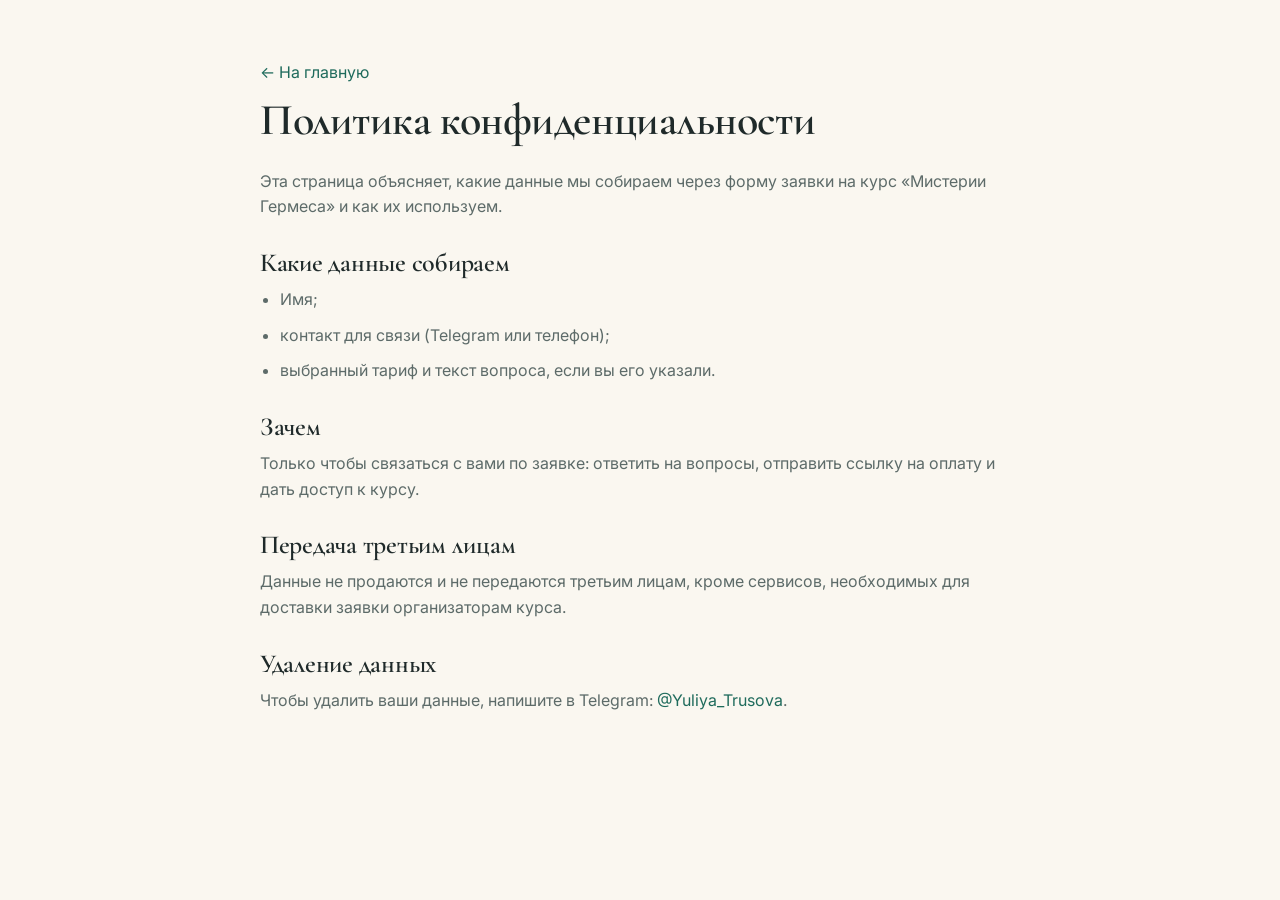
<file: privacy.html>
<!DOCTYPE html>
<html lang="ru"><head><meta charset="UTF-8"><meta name="viewport" content="width=device-width, initial-scale=1">
<title>Политика конфиденциальности — Амальгама</title>
<link href="https://fonts.googleapis.com/css2?family=Cormorant+Garamond:wght@600&family=Inter:wght@400;600&display=swap" rel="stylesheet">
<link rel="stylesheet" href="styles.css"></head>
<body><div class="container doc">
<p><a href="index.html" style="color:var(--em)">&larr; На главную</a></p>
<h1>Политика конфиденциальности</h1>
<p>Эта страница объясняет, какие данные мы собираем через форму заявки на курс «Мистерии Гермеса» и как их используем.</p>
<h2>Какие данные собираем</h2>
<ul><li>Имя;</li><li>контакт для связи (Telegram или телефон);</li><li>выбранный тариф и текст вопроса, если вы его указали.</li></ul>
<h2>Зачем</h2>
<p>Только чтобы связаться с вами по заявке: ответить на вопросы, отправить ссылку на оплату и дать доступ к курсу.</p>
<h2>Передача третьим лицам</h2>
<p>Данные не продаются и не передаются третьим лицам, кроме сервисов, необходимых для доставки заявки организаторам курса.</p>
<h2>Удаление данных</h2>
<p>Чтобы удалить ваши данные, напишите в Telegram: <a href="https://t.me/Yuliya_Trusova" style="color:var(--em)">@Yuliya_Trusova</a>.</p>
</div></body></html>
</file>
<file: styles.css>
:root{
  --bg:#faf7f0;--bg2:#f2ede1;--card:#ffffff;--ink:#1f2a2a;--muted:#5d6b69;
  --em:#1f6b5c;--em-d:#154c41;--gold:#a9822f;--gold-l:#e9dcb8;--line:#e3dcc9;
  --r:16px;--sh:0 10px 30px rgba(31,42,42,.08);
  --ff-h:'Cormorant Garamond',Georgia,serif;--ff-b:'Inter',system-ui,sans-serif;
}
*{box-sizing:border-box;margin:0;padding:0}
html{scroll-behavior:smooth}
body{font-family:var(--ff-b);background:var(--bg);color:var(--ink);line-height:1.6;font-size:16px;-webkit-font-smoothing:antialiased}
img,svg{max-width:100%;display:block}
a{color:inherit;text-decoration:none}
.container{width:min(1160px,100% - 40px);margin-inline:auto}
h1,h2,h3{font-family:var(--ff-h);font-weight:600;line-height:1.12;letter-spacing:-.01em}
h1{font-size:clamp(40px,6vw,72px)}
h2{font-size:clamp(30px,4vw,46px);margin-bottom:14px}
h3{font-size:24px}
em{font-style:italic;color:var(--em)}
section{padding:84px 0}
.eyebrow{display:inline-block;font-size:12px;letter-spacing:.18em;text-transform:uppercase;color:var(--gold);font-weight:600;margin-bottom:14px}
.lead{color:var(--muted);font-size:18px;max-width:720px}
.section-head{margin-bottom:44px}
.alt{background:var(--bg2)}

/* buttons */
.btn{display:inline-flex;align-items:center;justify-content:center;gap:8px;padding:14px 26px;border-radius:999px;font-weight:600;font-size:15px;border:1.5px solid transparent;cursor:pointer;transition:.2s;font-family:inherit;white-space:nowrap}
.btn--primary{background:var(--em);color:#fff}
.btn--primary:hover{background:var(--em-d);transform:translateY(-1px)}
.btn--ghost{border-color:var(--em);color:var(--em);background:transparent}
.btn--ghost:hover{background:var(--em);color:#fff}
.btn--sm{padding:10px 20px;font-size:14px}

/* header */
.header{position:sticky;top:0;z-index:50;background:rgba(250,247,240,.92);backdrop-filter:blur(10px);border-bottom:1px solid transparent;transition:.2s}
.header.scrolled{border-color:var(--line)}
.header__inner{display:flex;align-items:center;gap:24px;min-width:0;height:72px}
.logo{display:flex;align-items:center;gap:10px;flex-shrink:0;font-family:var(--ff-h);font-size:26px;font-weight:600}
.logo svg{width:30px;height:30px}
.logo small{font-family:var(--ff-b);font-size:12px;color:var(--muted);letter-spacing:.08em;text-transform:uppercase;font-weight:500}
.nav{display:flex;gap:26px;margin-left:auto}
.nav a{font-size:14.5px;color:var(--muted);white-space:nowrap;transition:.2s}
.nav a:hover{color:var(--em)}
.burger{display:none;width:42px;height:42px;border:0;background:none;cursor:pointer;margin-left:auto;position:relative}
.burger span,.burger::before,.burger::after{content:"";position:absolute;left:9px;right:9px;height:2px;background:var(--ink);transition:.2s}
.burger::before{top:14px}.burger span{top:20px}.burger::after{top:26px}
.burger.is-open::before{transform:translateY(6px) rotate(45deg)}
.burger.is-open span{opacity:0}
.burger.is-open::after{transform:translateY(-6px) rotate(-45deg)}

/* hero */
.hero{padding:70px 0 90px;background:
  radial-gradient(900px 400px at 85% 0%,rgba(31,107,92,.10),transparent 60%),
  radial-gradient(700px 400px at 0% 100%,rgba(169,130,47,.12),transparent 60%)}
.hero__grid{display:grid;grid-template-columns:1.15fr .85fr;gap:56px;align-items:center}
.hero__sub{font-size:19px;color:var(--muted);margin:22px 0 30px;max-width:600px}
.hero__cta{display:flex;gap:14px;flex-wrap:wrap}
.hero__facts{display:grid;grid-template-columns:repeat(4,1fr);gap:18px;margin-top:44px;padding-top:28px;border-top:1px solid var(--line)}
.fact b{display:block;font-family:var(--ff-h);font-size:40px;color:var(--em);line-height:1}
.fact span{font-size:13px;color:var(--muted)}
.hero__card{background:var(--card);border:1px solid var(--line);border-radius:24px;padding:34px;box-shadow:var(--sh);position:relative}
.hero__card::before{content:"";position:absolute;inset:8px;border:1px solid var(--gold-l);border-radius:18px;pointer-events:none}
.hero__card .sym{font-family:var(--ff-h);font-size:64px;color:var(--gold);line-height:1}
.hero__card h3{margin:10px 0 6px}
.hero__card .price{font-family:var(--ff-h);font-size:54px;color:var(--em);font-weight:600;line-height:1.05;margin:14px 0 2px}
.hero__card .price small{font-size:20px;color:var(--muted)}
.hero__card .was{color:var(--muted);font-size:14px;margin-bottom:18px}
.hero__card ul{list-style:none;margin:16px 0 22px;display:grid;gap:8px;font-size:14.5px}
.hero__card li{padding-left:24px;position:relative}
.hero__card li::before{content:"";position:absolute;left:0;top:8px;width:10px;height:10px;border-radius:50%;background:var(--gold-l);border:2px solid var(--gold)}
.hero__card .btn{width:100%}

/* cards generic */
.grid{display:grid;gap:22px}
.grid--3{grid-template-columns:repeat(3,1fr)}
.grid--4{grid-template-columns:repeat(4,1fr)}
.adv{background:var(--card);border:1px solid var(--line);border-radius:var(--r);padding:28px}
.adv .ico{width:46px;height:46px;border-radius:12px;background:var(--bg2);display:grid;place-items:center;margin-bottom:16px;color:var(--em)}
.adv .ico svg{width:24px;height:24px}
.adv h3{font-size:23px;margin-bottom:8px}
.adv p{color:var(--muted);font-size:15px}

/* program */
.stage{margin-bottom:38px}
.stage__head{display:flex;align-items:baseline;gap:14px;margin-bottom:16px;flex-wrap:wrap}
.stage__head h3{font-size:28px}
.stage__head span{font-size:13px;color:var(--gold);letter-spacing:.1em;text-transform:uppercase;font-weight:600}
.meetings{display:grid;grid-template-columns:repeat(2,1fr);gap:16px}
.meeting{background:var(--card);border:1px solid var(--line);border-radius:var(--r);padding:22px 24px;display:grid;grid-template-columns:54px 1fr;gap:16px}
.meeting__n{font-family:var(--ff-h);font-size:44px;color:var(--gold);line-height:1;font-weight:600}
.meeting__date{font-size:12.5px;color:var(--em);font-weight:600;letter-spacing:.04em;margin-bottom:4px}
.meeting h4{font-family:var(--ff-h);font-size:22px;line-height:1.2;margin-bottom:6px}
.meeting p{font-size:14px;color:var(--muted)}
.meeting .who{font-size:13.5px;color:var(--ink);margin-top:8px;font-weight:500}
.tag{display:inline-block;font-size:11.5px;background:var(--bg2);color:var(--em-d);padding:3px 10px;border-radius:999px;margin-top:8px;font-weight:600}

/* teachers */
.teacher{background:var(--card);border:1px solid var(--line);border-radius:var(--r);padding:22px}
.teacher .num{font-family:var(--ff-h);color:var(--gold);font-size:15px;letter-spacing:.1em;margin-bottom:6px}
.teacher h3{font-size:22px;margin-bottom:6px}
.teacher p{font-size:13.5px;color:var(--muted);line-height:1.5}

/* tariffs */
.tariffs{display:grid;grid-template-columns:repeat(3,1fr);gap:22px;align-items:stretch}
.tariff{background:var(--card);border:1px solid var(--line);border-radius:22px;padding:32px 28px;display:flex;flex-direction:column;position:relative}
.tariff--main{border:2px solid var(--em);box-shadow:var(--sh)}
.tariff__badge{position:absolute;top:-13px;left:28px;background:var(--em);color:#fff;font-size:12px;font-weight:600;padding:4px 14px;border-radius:999px;letter-spacing:.04em}
.tariff h3{font-size:28px}
.tariff .sub{color:var(--muted);font-size:14px;margin:4px 0 18px}
.tariff .price{font-family:var(--ff-h);font-size:50px;color:var(--em);font-weight:600;line-height:1}
.tariff .price small{font-size:20px;color:var(--muted)}
.tariff .then{font-size:13.5px;color:var(--muted);margin:6px 0 20px}
.tariff ul{list-style:none;display:grid;gap:10px;margin-bottom:26px;font-size:14.5px;flex:1}
.tariff li{padding-left:26px;position:relative}
.tariff li::before{content:"";position:absolute;left:2px;top:6px;width:12px;height:7px;border-left:2px solid var(--em);border-bottom:2px solid var(--em);transform:rotate(-45deg)}
.tariff .btn{width:100%}
.note{margin-top:26px;padding:18px 22px;background:var(--card);border:1px dashed var(--gold);border-radius:var(--r);font-size:14.5px;color:var(--muted)}

/* practice */
.practice{display:grid;grid-template-columns:1fr 1fr;gap:56px;align-items:center}
.checks{list-style:none;display:grid;gap:14px}
.checks li{padding-left:34px;position:relative;font-size:16px}
.checks li::before{content:"\263F";position:absolute;left:0;top:-2px;font-size:22px;color:var(--gold)}
.quote{background:var(--em-d);color:#f6efe0;border-radius:24px;padding:40px;font-family:var(--ff-h);font-size:28px;line-height:1.3}
.quote small{display:block;font-family:var(--ff-b);font-size:13px;opacity:.75;margin-top:18px;letter-spacing:.05em}

/* steps */
.step{background:var(--card);border:1px solid var(--line);border-radius:var(--r);padding:26px}
.step b{font-family:var(--ff-h);font-size:42px;color:var(--gold);line-height:1;display:block;margin-bottom:8px}
.step p{font-size:14.5px;color:var(--muted)}
.step h3{font-size:22px;margin-bottom:6px}

/* faq */
.faq{max-width:860px;display:grid;gap:12px}
.faq__item{background:var(--card);border:1px solid var(--line);border-radius:var(--r);padding:0 24px}
.faq__item summary{cursor:pointer;padding:20px 0;font-weight:600;list-style:none;display:flex;justify-content:space-between;gap:16px}
.faq__item summary::-webkit-details-marker{display:none}
.faq__item summary::after{content:"+";font-size:24px;color:var(--gold);line-height:1}
.faq__item[open] summary::after{content:"\2212"}
.faq__item p{padding-bottom:20px;color:var(--muted);font-size:15px}

/* form */
.contact__grid{display:grid;grid-template-columns:1.1fr .9fr;gap:40px;align-items:start}
.form{background:var(--card);border:1px solid var(--line);border-radius:24px;padding:34px;box-shadow:var(--sh)}
.form h3{margin-bottom:6px}
.form p.s{color:var(--muted);font-size:14.5px;margin-bottom:20px}
.field{margin-bottom:14px}
.field label{display:block;font-size:13px;font-weight:600;margin-bottom:6px}
.field input,.field select,.field textarea{width:100%;padding:13px 16px;border:1.5px solid var(--line);border-radius:12px;font:inherit;background:var(--bg);color:var(--ink)}
.field input:focus,.field select:focus,.field textarea:focus{outline:none;border-color:var(--em)}
.form .btn{width:100%;margin-top:6px}
.form small{display:block;margin-top:12px;font-size:12px;color:var(--muted)}
.form small a{text-decoration:underline}
.contact-card{background:var(--card);border:1px solid var(--line);border-radius:var(--r);padding:24px;margin-bottom:16px}
.contact-card h3{font-size:24px;margin-bottom:6px}
.contact-card p{color:var(--muted);font-size:14.5px;margin-bottom:12px}
.socials{display:flex;flex-wrap:wrap;gap:8px}
.socials a{padding:8px 16px;border:1px solid var(--line);border-radius:999px;font-size:13.5px;transition:.2s;background:var(--bg)}
.socials a:hover{border-color:var(--em);color:var(--em)}

/* other programs */
.progs{display:grid;grid-template-columns:repeat(3,1fr);gap:16px}
.prog{background:var(--card);border:1px solid var(--line);border-radius:var(--r);padding:20px 22px;display:block;transition:.2s}
.prog:hover{border-color:var(--em);transform:translateY(-2px)}
.prog b{font-family:var(--ff-h);font-size:21px;display:block;line-height:1.2}
.prog span{font-size:13px;color:var(--muted);display:block;margin-top:6px}
.prog i{font-style:normal;color:var(--em);font-size:13.5px;font-weight:600;display:block;margin-top:8px}

/* footer */
.footer{background:var(--em-d);color:#e9e2d0;padding:44px 0 28px}
.footer__top{display:flex;justify-content:space-between;gap:30px;flex-wrap:wrap;margin-bottom:26px}
.footer .logo{color:#fff}
.footer a:hover{color:#fff}
.footer__links{display:flex;gap:22px;flex-wrap:wrap;font-size:14px}
.footer__bot{border-top:1px solid rgba(255,255,255,.15);padding-top:20px;font-size:12.5px;opacity:.8;line-height:1.6}
.fab{position:fixed;right:20px;bottom:20px;z-index:40;width:56px;height:56px;border-radius:50%;background:var(--em);color:#fff;display:grid;place-items:center;box-shadow:0 8px 24px rgba(21,76,65,.35);transition:.2s}
.fab:hover{transform:scale(1.07)}
.fab svg{width:26px;height:26px}

/* reveal */
.reveal{opacity:0;transform:translateY(18px);transition:opacity .6s,transform .6s}
.reveal.is-visible{opacity:1;transform:none}

/* privacy */
.doc{max-width:760px;padding:60px 0 90px}
.doc h1{font-size:44px;margin-bottom:24px}
.doc h2{font-size:26px;margin:28px 0 10px}
.doc p,.doc li{color:var(--muted);margin-bottom:10px}
.doc ul{padding-left:20px}

@media (max-width:1180px){.nav{gap:18px}.nav a{font-size:13.5px}}
@media (max-width:1100px){
  .nav{display:none;position:absolute;top:72px;left:0;right:0;background:var(--bg);flex-direction:column;gap:0;padding:8px 20px 20px;border-bottom:1px solid var(--line)}
  .nav.is-open{display:flex}
  .nav a{padding:14px 0;border-bottom:1px solid var(--line);font-size:16px}
  .burger{display:block}
  .header .btn--sm{display:none}
}
@media (max-width:900px){
  section{padding:60px 0}
  .hero__grid,.practice,.contact__grid{grid-template-columns:1fr;gap:34px}
  .grid--3,.tariffs{grid-template-columns:1fr}
  .grid--4{grid-template-columns:repeat(2,1fr)}
  .meetings,.progs{grid-template-columns:1fr}
  .hero__facts{grid-template-columns:repeat(2,1fr)}
}
@media (max-width:560px){
  .grid--4{grid-template-columns:1fr}
  .logo small{display:none}
  .meeting{grid-template-columns:42px 1fr;padding:18px}
  .meeting__n{font-size:34px}
  .hero__card,.form{padding:24px}
  .quote{font-size:23px;padding:28px}
}
</file>
